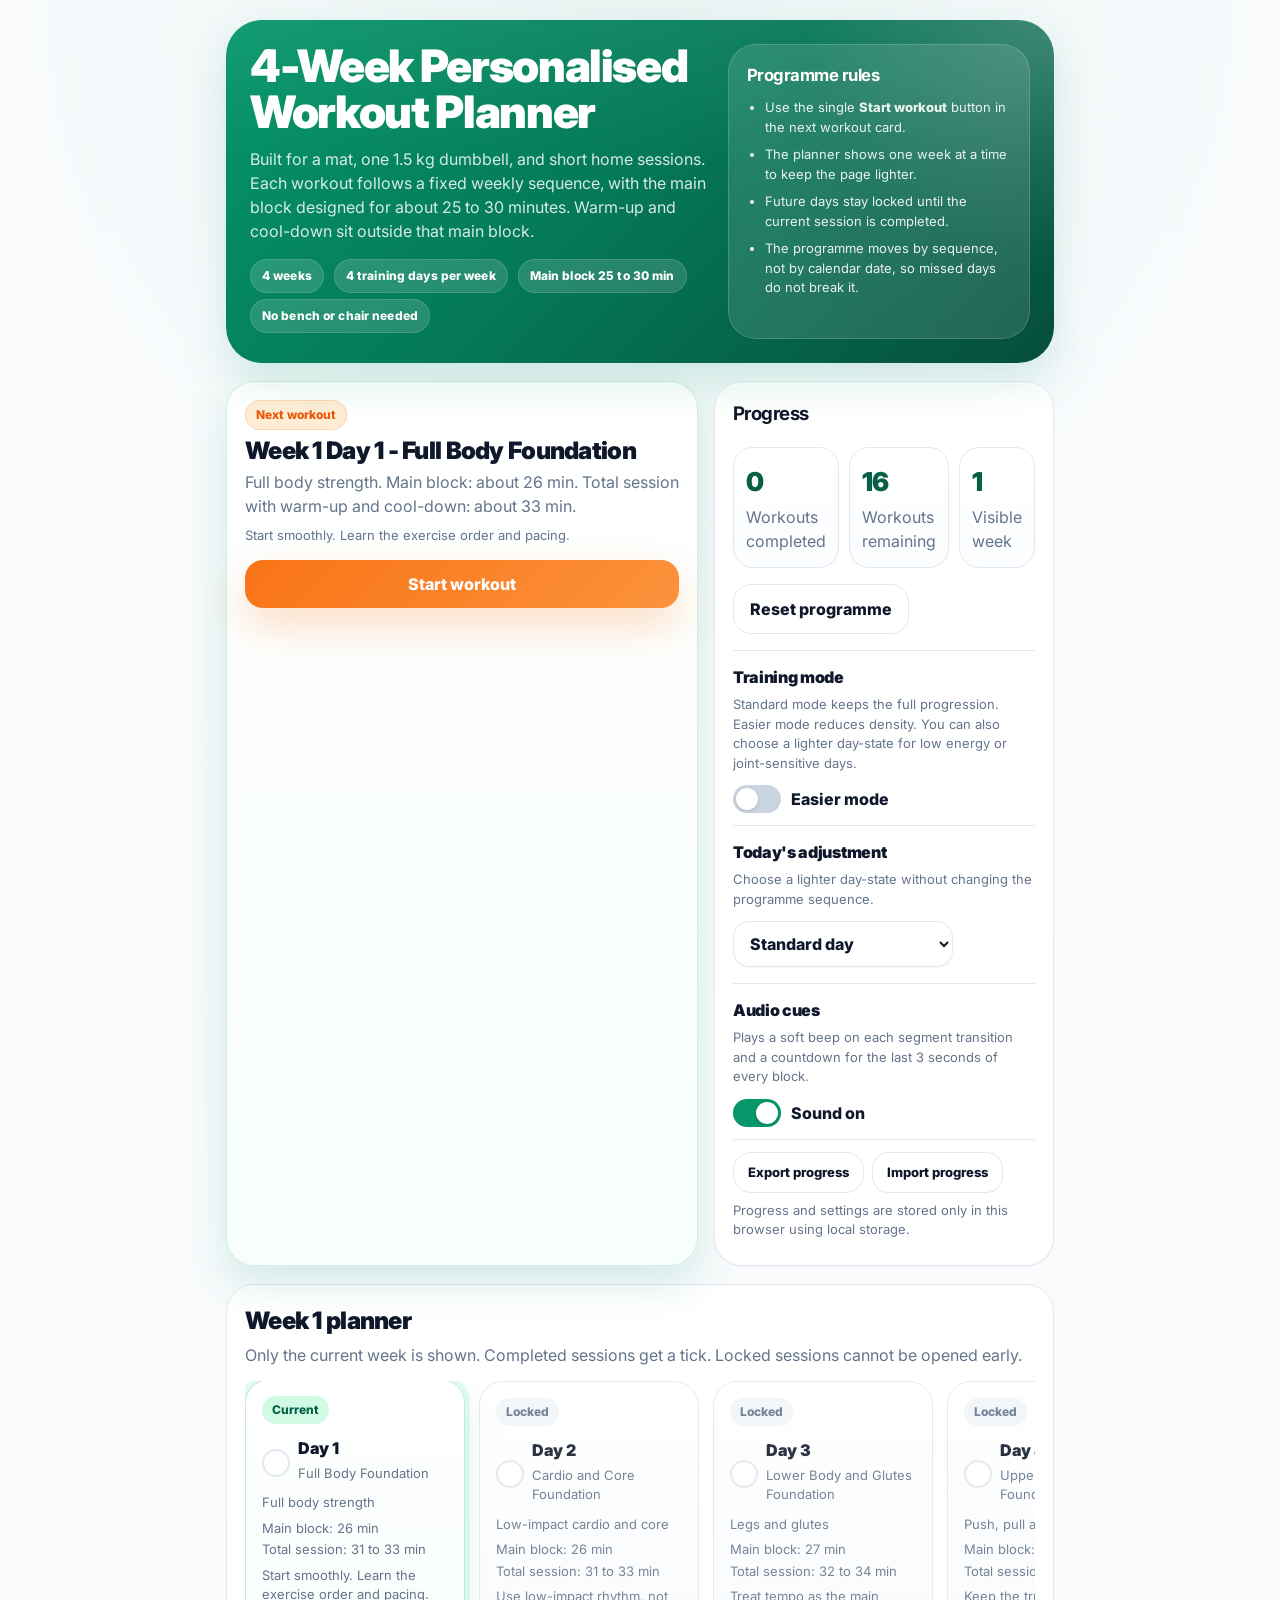
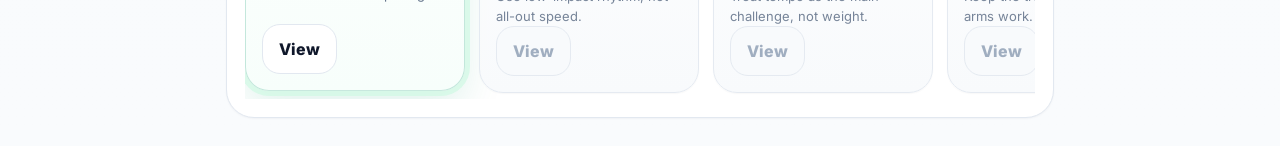
<file: index.html>
<!DOCTYPE html>
<html lang="en">
<head>
  <meta charset="UTF-8" />
  <meta name="viewport" content="width=device-width, initial-scale=1.0" />
  <meta name="description" content="A personalised 4-week home workout planner. 4 days per week, mat and one 1.5 kg dumbbell. Tracks progress in the browser with no account needed." />
  <meta name="theme-color" content="#e4572e" />
  <meta property="og:title" content="Personalised 4-Week Workout Planner" />
  <meta property="og:description" content="Home workouts with a mat and one 1.5 kg dumbbell. 4 weeks, 4 days per week, with progress tracking." />
  <title>Personalised 4-Week Workout Planner</title>

  <link rel="stylesheet" href="./css/tokens.css" />
  <link rel="stylesheet" href="./css/base.css" />
  <link rel="stylesheet" href="./css/utilities.css" />
  <link rel="stylesheet" href="./css/layout.css" />
  <link rel="stylesheet" href="./css/components.css" />
  <link rel="stylesheet" href="./css/planner.css" />
  <link rel="stylesheet" href="./css/overlays.css" />
</head>
<body>
  <div class="container">
    <section class="hero">
      <div class="hero-grid">
        <div>
          <h1>4-Week Personalised Workout Planner</h1>
          <p class="subtle">
            Built for a mat, one 1.5 kg dumbbell, and short home sessions. Each workout follows a fixed weekly sequence,
            with the main block designed for about 25 to 30 minutes. Warm-up and cool-down sit outside that main block.
          </p>
          <div>
            <span class="pill">4 weeks</span>
            <span class="pill">4 training days per week</span>
            <span class="pill">Main block 25 to 30 min</span>
            <span class="pill">No bench or chair needed</span>
          </div>
        </div>
        <div class="card">
          <h3>Programme rules</h3>
          <ul class="list small">
            <li>Use the single <strong>Start workout</strong> button in the next workout card.</li>
            <li>The planner shows one week at a time to keep the page lighter.</li>
            <li>Future days stay locked until the current session is completed.</li>
            <li>The programme moves by sequence, not by calendar date, so missed days do not break it.</li>
          </ul>
        </div>
      </div>
    </section>

    <div class="top-grid">
      <section class="card" id="currentCard"></section>

      <section class="card">
        <h3>Progress</h3>
        <div class="stats">
          <div class="stat">
            <div class="stat-value" id="doneCount">0</div>
            <div class="subtle">Workouts completed</div>
          </div>
          <div class="stat">
            <div class="stat-value" id="remainingCount">16</div>
            <div class="subtle">Workouts remaining</div>
          </div>
          <div class="stat">
            <div class="stat-value" id="weekCount">1</div>
            <div class="subtle">Visible week</div>
          </div>
        </div>

        <div class="footer-controls" style="margin-top:16px;">
          <button class="btn secondary" id="resetPlanBtn">Reset programme</button>
        </div>

        <div class="settings-card">
          <div>
            <h4 style="margin-bottom:6px;">Training mode</h4>
            <div class="subtle small">
              Standard mode keeps the full progression. Easier mode reduces density. You can also choose a lighter
              day-state for low energy or joint-sensitive days.
            </div>
          </div>
          <label class="switch" for="easierModeToggle">
            <input type="checkbox" id="easierModeToggle">
            <span class="slider"></span>
            <span>Easier mode</span>
          </label>
        </div>

        <div class="settings-card" style="margin-top:12px;">
          <div>
            <h4 style="margin-bottom:6px;">Today's adjustment</h4>
            <div class="subtle small">Choose a lighter day-state without changing the programme sequence.</div>
          </div>
          <div>
            <select id="dayStateSelect" class="compact-select">
              <option value="standard">Standard day</option>
              <option value="low_energy">Low energy day</option>
              <option value="joint_friendly">Joint-friendly day</option>
            </select>
          </div>
        </div>

        <div class="settings-card">
          <div>
            <h4 style="margin-bottom:6px;">Audio cues</h4>
            <div class="subtle small">
              Plays a soft beep on each segment transition and a countdown for the last 3 seconds of every block.
            </div>
          </div>
          <label class="switch" for="audioToggle">
            <input type="checkbox" id="audioToggle" checked>
            <span class="slider"></span>
            <span>Sound on</span>
          </label>
        </div>

        <div class="data-actions">
          <button class="btn secondary" id="exportBtn">Export progress</button>
          <label class="import-label" for="importFileInput">
            Import progress
            <input type="file" id="importFileInput" accept=".json">
          </label>
        </div>

        <div class="admin-note" id="modeNote">Progress and settings are stored only in this browser using local storage.</div>
        <div style="margin-top:8px;">
          <span class="wakelock-badge" id="wakelockBadge">
            <span class="wakelock-dot"></span>
            Screen awake
          </span>
        </div>
      </section>
    </div>

    <section class="card">
      <div class="planner-header">
        <div>
          <h2 style="margin-bottom:4px;" id="plannerTitle">Week 1 planner</h2>
          <p class="subtle" style="margin-bottom:0;">
            Only the current week is shown. Completed sessions get a tick. Locked sessions cannot be opened early.
          </p>
          <div class="planner-scroll-note">Swipe left to right to see all four days on mobile.</div>
        </div>
      </div>
      <div class="planner-row" id="planner"></div>
    </section>
  </div>

  <div class="player-overlay" id="detailsOverlay">
    <div class="player">
      <div class="player-header player-header-details">
        <div class="player-header-copy">
          <div class="phase">Session details</div>
          <h2 id="detailsTitle" style="margin-bottom:4px;">Workout details</h2>
          <div class="subtle" id="detailsMeta"></div>
        </div>
        <div class="player-header-actions">
          <button class="btn" id="detailsStartBtn" style="display:none;text-transform:uppercase;letter-spacing:0.04em;font-weight:900;padding:11px 22px;">Start Now</button>
          <button class="btn secondary" id="closeDetailsBtn" style="padding:11px 18px;">Close</button>
        </div>
      </div>

      <div class="player-body">
        <div class="details-stack">
          <details class="accordion-card">
            <summary>
              <span>Session design</span>
              <span class="accordion-chevron">⌄</span>
            </summary>
            <div class="accordion-content">
              <div id="detailsDesign" class="small"></div>
            </div>
          </details>

          <details class="accordion-card">
            <summary>
              <span>Coaching focus</span>
              <span class="accordion-chevron">⌄</span>
            </summary>
            <div class="accordion-content">
              <div id="detailsFocus" class="small subtle"></div>
            </div>
          </details>

          <details class="accordion-card">
            <summary>
              <span>Progression aim</span>
              <span class="accordion-chevron">⌄</span>
            </summary>
            <div class="accordion-content">
              <ul id="detailsProgression" class="detail-list small"></ul>
            </div>
          </details>

          <details class="accordion-card">
            <summary>
              <span>Smart substitutions</span>
              <span class="accordion-chevron">⌄</span>
            </summary>
            <div class="accordion-content">
              <div class="mini-grid">
                <div class="detail-subgroup">
                  <div class="small section-mini-title">Low-energy day</div>
                  <ul id="detailsSubsEnergy" class="detail-list small"></ul>
                </div>
                <div class="detail-subgroup">
                  <div class="small section-mini-title">Joint-friendly swaps</div>
                  <ul id="detailsSubsJoint" class="detail-list small"></ul>
                </div>
              </div>
            </div>
          </details>

          <details class="accordion-card">
            <summary>
              <span>Warm-up</span>
              <span class="accordion-chevron">⌄</span>
            </summary>
            <div class="accordion-content">
              <ul id="detailsWarmup" class="detail-list small"></ul>
            </div>
          </details>

          <details class="accordion-card">
            <summary>
              <span>Main block exercises</span>
              <span class="accordion-chevron">⌄</span>
            </summary>
            <div class="accordion-content">
              <ol id="detailsExercises" class="detail-list small"></ol>
            </div>
          </details>

          <details class="accordion-card">
            <summary>
              <span>Cool-down</span>
              <span class="accordion-chevron">⌄</span>
            </summary>
            <div class="accordion-content">
              <ul id="detailsCooldown" class="detail-list small"></ul>
            </div>
          </details>

          <details class="accordion-card">
            <summary>
              <span>Easier mode note</span>
              <span class="accordion-chevron">⌄</span>
            </summary>
            <div class="accordion-content">
              <div id="detailsEasier" class="callout small subtle" style="margin-top:0;"></div>
            </div>
          </details>
        </div>
      </div>
    </div>
  </div>

  <div class="player-overlay" id="prestartOverlay">
    <div class="player">
      <div class="player-header player-header-prestart">
        <div>
          <div class="phase">Ready to train</div>
          <h2 id="prestartTitle" style="margin-bottom:4px;">Today's workout</h2>
          <div class="subtle" id="prestartMeta"></div>
        </div>
        <button class="btn secondary" id="closePrestartBtn">Close</button>
      </div>

      <div class="player-body">
        <div class="prestart-grid">
          <div class="prestart-box prestart-box-primary">
            <div class="prestart-pill-row" id="prestartPills"></div>
            <div class="prestart-stat-grid" id="prestartStats"></div>

            <div class="prestart-focus-card">
              <div class="phase">Session summary</div>
              <div id="prestartSummary" class="small"></div>
            </div>

            <div id="prestartAdjustment" class="callout small subtle"></div>

            <div class="prestart-actions">
              <button class="btn" id="beginWorkoutBtn">Start now</button>
              <button class="btn secondary" id="prestartDetailsBtn">View full details</button>
            </div>
          </div>

          <div class="prestart-box">
            <div class="phase" style="margin-bottom:8px;">Main set preview</div>
            <div id="prestartFocus" class="small subtle" style="margin-bottom:12px;"></div>
            <ol id="prestartPreview" class="prestart-list small"></ol>
          </div>
        </div>
      </div>
    </div>
  </div>

  <div class="player-overlay" id="playerOverlay">
    <div class="player">
      <div class="player-header player-header-live">
        <div style="min-width:0;">
          <div class="phase" id="playerPhaseLabel">Warm-up</div>
          <div class="player-workout-title" id="playerWorkoutTitle">Workout title</div>
        </div>
        <button class="btn secondary" id="closePlayerBtn" style="flex-shrink:0;padding:8px 14px;font-size:13px;min-height:36px;">Close</button>
      </div>

      <div class="player-body" id="playerMain">
        <div class="player-body-inner">
          <div class="timer" id="timerText">00:40</div>
          <div class="exercise-name" id="exerciseName">Exercise</div>
          <div class="subtle player-cue" id="exerciseCue">Cue</div>
          <div class="progressbar"><div id="phaseProgress"></div></div>
          <div class="small subtle player-round-meta" id="segmentMeta">Round 1 of 4</div>
          <div class="next-up-box" id="nextUpBox" style="display:none;"></div>
        </div>
      </div>

      <div class="player-footer-sticky" id="playerFooterSticky">
        <div class="footer-controls">
          <button class="btn" id="playPauseBtn">Start</button>
          <button class="btn secondary" id="skipBtn">Skip</button>
          <button class="btn secondary" id="completeBtn">Complete</button>
        </div>
      </div>

      <div class="completion-box" id="completionBox" style="display:none;">
        <div class="phase">Workout completed</div>
        <h2 id="completionTitle" style="margin-bottom:6px;">Nice work</h2>
        <p class="subtle" id="completionText" style="margin-bottom:10px;">Your session has been logged.</p>
        <div class="callout small" id="completionNext"></div>
        <div class="player-footer-sticky">
          <div class="footer-controls">
            <button class="btn" id="closeCompletionBtn">Close and continue</button>
            <button class="btn secondary" id="repeatSessionBtn">Repeat this session</button>
            <button class="btn ghost" id="completionEasierBtn">Turn easier mode on</button>
          </div>
        </div>
      </div>
    </div>
  </div>

  <script type="module" src="./js/app.js"></script>
</body>
</html>
</file>
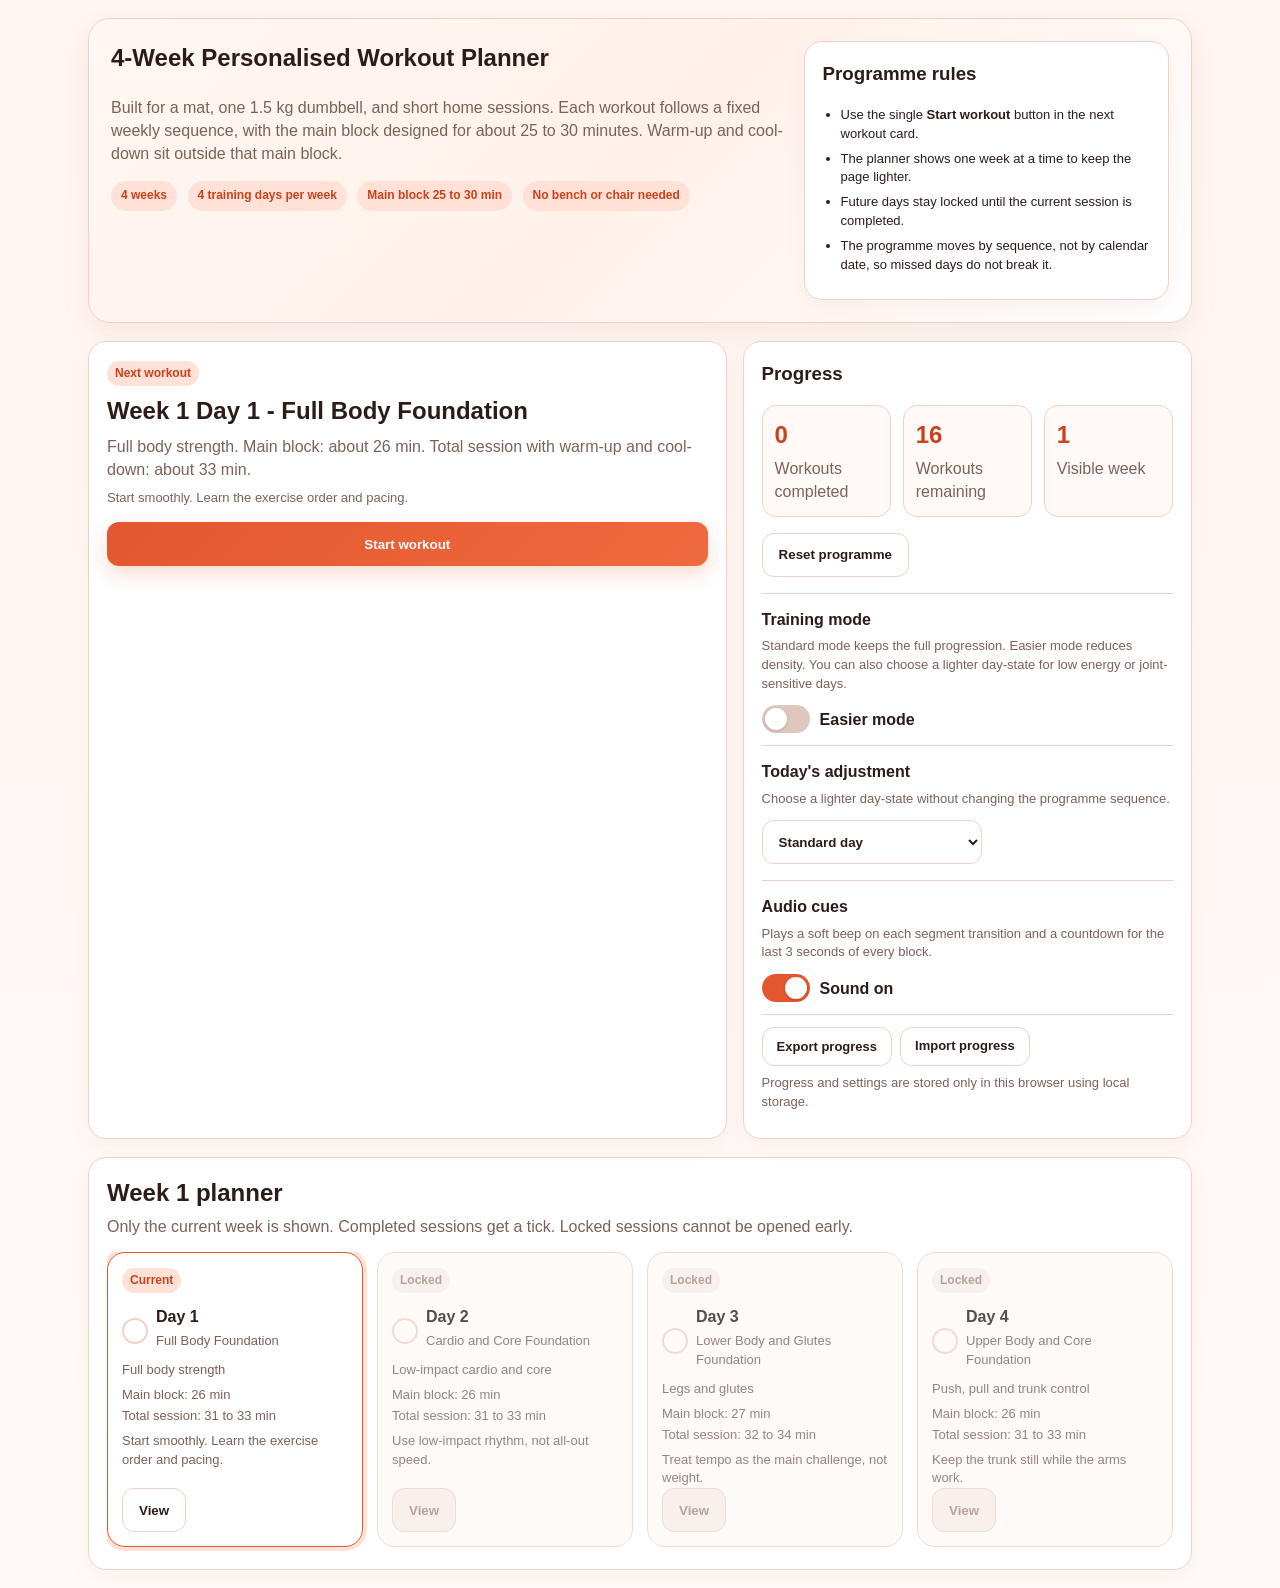
<file: archive/index_v2.html>
<!DOCTYPE html>
<html lang="en">
<head>
  <meta charset="UTF-8" />
  <meta name="viewport" content="width=device-width, initial-scale=1.0" />
  <meta name="description" content="A personalised 4-week home workout planner. 4 days per week, mat and one 1.5 kg dumbbell. Tracks progress in the browser with no account needed." />
  <meta name="theme-color" content="#e4572e" />
  <meta property="og:title" content="Personalised 4-Week Workout Planner" />
  <meta property="og:description" content="Home workouts with a mat and one 1.5 kg dumbbell. 4 weeks, 4 days per week, with progress tracking." />
  <title>Personalised 4-Week Workout Planner</title>
  <style>
    :root {
      --bg: #fff5f1;
      --bg-soft: #fff0ea;
      --card: #ffffff;
      --text: #2b1c18;
      --muted: #7a6259;
      --line: #efd2c7;
      --accent: #e4572e;
      --accent-dark: #c9421b;
      --accent-soft: #ffe1d8;
      --accent-soft-2: #fff1eb;
      --success: #1f8a4c;
      --success-soft: #eaf8ef;
      --locked: #a48a81;
      --locked-soft: #f5ece7;
      --shadow: 0 10px 28px rgba(151, 61, 29, 0.08);
    }
    * { box-sizing: border-box; }
    body {
      margin: 0;
      font-family: Arial, Helvetica, sans-serif;
      background: linear-gradient(180deg, var(--bg) 0%, #fffaf8 100%);
      color: var(--text);
      line-height: 1.45;
    }
    .container {
      max-width: 1140px;
      margin: 0 auto;
      padding: 18px;
    }
    h1, h2, h3, h4, p { margin-top: 0; }
    .hero {
      background: linear-gradient(135deg, #fff7f3 0%, #fff1ea 50%, #ffffff 100%);
      border: 1px solid var(--line);
      border-radius: 22px;
      padding: 22px;
      margin-bottom: 18px;
      box-shadow: var(--shadow);
    }
    .hero-grid, .top-grid {
      display: grid;
      gap: 16px;
    }
    .hero-grid { grid-template-columns: 2fr 1.08fr; }
    .top-grid { grid-template-columns: 1.35fr 0.95fr; margin-bottom: 18px; }
    .card {
      background: var(--card);
      border: 1px solid var(--line);
      border-radius: 18px;
      padding: 18px;
      box-shadow: 0 8px 22px rgba(143, 54, 21, 0.05);
    }
    .subtle { color: var(--muted); }
    .pill {
      display: inline-block;
      padding: 6px 10px;
      border-radius: 999px;
      background: var(--accent-soft);
      color: var(--accent-dark);
      font-size: 12px;
      font-weight: 700;
      margin-right: 6px;
      margin-bottom: 6px;
    }
    .btn {
      border: 0;
      border-radius: 12px;
      padding: 12px 16px;
      font-weight: 700;
      cursor: pointer;
      background: linear-gradient(135deg, var(--accent) 0%, #ef6a3e 100%);
      color: #fff;
      min-height: 44px;
      box-shadow: 0 8px 20px rgba(228, 87, 46, 0.22);
    }
    .btn:hover { filter: brightness(1.02); }
    .btn.secondary {
      background: #fff;
      color: var(--text);
      border: 1px solid var(--line);
      box-shadow: none;
    }
    .btn.ghost {
      background: transparent;
      color: var(--accent-dark);
      border: 1px solid var(--line);
      box-shadow: none;
    }
    .btn:disabled {
      background: var(--locked-soft);
      color: var(--locked);
      border: 1px solid var(--line);
      box-shadow: none;
      cursor: not-allowed;
    }
    .btn-row { display: flex; flex-wrap: wrap; gap: 10px; }
    .btn-row.full-width .btn { width: 100%; justify-content: center; }
    .stats {
      display: grid;
      grid-template-columns: repeat(3, 1fr);
      gap: 12px;
      margin-top: 12px;
    }
    .stat {
      border: 1px solid var(--line);
      border-radius: 14px;
      padding: 12px;
      background: #fffaf8;
    }
    .stat-value {
      font-size: 24px;
      font-weight: 800;
      margin-bottom: 4px;
      color: var(--accent-dark);
    }
    .planner-header {
      display:flex;
      justify-content:space-between;
      align-items:center;
      gap:12px;
      flex-wrap:wrap;
      margin-bottom: 14px;
    }
    .planner-row {
      display: grid;
      grid-template-columns: repeat(4, minmax(220px, 1fr));
      gap: 14px;
      overflow-x: auto;
      padding-bottom: 4px;
      scroll-snap-type: x proximity;
      -webkit-overflow-scrolling: touch;
      scrollbar-width: thin;
    }
    .session-tile {
      border: 1px solid var(--line);
      border-radius: 18px;
      background: #fff;
      padding: 14px;
      min-height: 248px;
      display:flex;
      flex-direction:column;
      justify-content:space-between;
    }
    .session-tile.current {
      border-color: var(--accent);
      box-shadow: 0 0 0 4px var(--accent-soft);
    }
    .session-tile.completed {
      border-color: #9fe0b6;
      background: #f9fffb;
    }
    .session-tile.locked {
      background: #fdf9f7;
      opacity: 0.78;
    }
    .status {
      display: inline-block;
      font-size: 12px;
      font-weight: 700;
      padding: 4px 8px;
      border-radius: 999px;
      margin-bottom: 8px;
    }
    .status.current { background: var(--accent-soft); color: var(--accent-dark); }
    .status.completed { background: var(--success-soft); color: var(--success); }
    .status.locked { background: var(--locked-soft); color: var(--locked); }
    .tile-title { font-weight: 800; margin: 4px 0; }
    .tile-meta { font-size: 13px; color: var(--muted); margin-bottom: 10px; }
    .checkmark {
      width: 26px;
      height: 26px;
      border-radius: 50%;
      display: inline-flex;
      align-items: center;
      justify-content: center;
      border: 2px solid var(--line);
      font-size: 16px;
      font-weight: 800;
      margin-right: 8px;
      flex: 0 0 auto;
      color: var(--muted);
    }
    .checkmark.done {
      border-color: var(--success);
      color: var(--success);
      background: #fff;
    }
    .history-chip {
      display:inline-block;
      margin-top:8px;
      font-size:12px;
      color: var(--muted);
      background: var(--bg-soft);
      border-radius:999px;
      padding:5px 9px;
    }
    .player-overlay {
      position: fixed;
      inset: 0;
      background: rgba(28, 18, 16, 0.72);
      display: none;
      align-items: center;
      justify-content: center;
      padding: 14px;
      z-index: 10;
    }
    .player-overlay.active { display: flex; }
    .player {
      width: min(900px, 100%);
      max-height: min(92vh, 920px);
      height: min(92vh, 920px);
      display: flex;
      flex-direction: column;
      overflow: hidden;
      background: #fff;
      border-radius: 24px;
      padding: 20px;
      box-shadow: 0 24px 60px rgba(0,0,0,0.25);
    }
    .player-body {
      flex: 1 1 0;
      min-height: 0;
      overflow-y: auto;
      padding: 32px 0 16px;
    }
    .player-body-inner {
      display: flex;
      flex-direction: column;
      gap: 4px;
    }
    .player-cue {
      font-size: 15px;
      line-height: 1.45;
      margin-bottom: 4px;
    }
    .player-round-meta {
      margin-top: 2px;
    }
    .next-up-box {
      margin-top: 16px;
      padding: 12px 16px;
      border-radius: 14px;
      background: var(--accent-soft-2);
      border: 1px solid var(--line);
      font-size: 14px;
      color: var(--muted);
    }
    .next-up-box strong {
      color: var(--text);
    }
    .timer {
      font-size: 58px;
      font-weight: 900;
      line-height: 1;
      margin: 10px 0 8px;
      color: var(--accent-dark);
    }
    .phase {
      font-size: 13px;
      font-weight: 800;
      color: var(--accent-dark);
      letter-spacing: 0.08em;
      text-transform: uppercase;
    }
    .exercise-name {
      font-size: 28px;
      font-weight: 900;
      margin: 8px 0;
    }
    .progressbar {
      height: 10px;
      background: #f1dfd8;
      border-radius: 999px;
      overflow: hidden;
      margin: 14px 0 10px;
    }
    .progressbar > div {
      height: 100%;
      background: linear-gradient(135deg, var(--accent) 0%, #f07b52 100%);
      width: 0%;
    }
    .list { margin: 0; padding-left: 18px; }
    .list li { margin-bottom: 6px; }
    .small { font-size: 13px; }
    .footer-controls { display: flex; gap: 10px; flex-wrap: wrap; margin-top: 18px; }
    .player-footer-sticky .footer-controls {
      flex-wrap: nowrap;
      gap: 8px;
      margin-top: 0;
    }
    .player-footer-sticky .footer-controls .btn {
      flex: 1 1 0;
      min-width: 0;
      padding: 11px 8px;
      font-size: 13px;
      white-space: nowrap;
      overflow: hidden;
      text-overflow: ellipsis;
    }
    .admin-note {
      font-size: 13px;
      color: var(--muted);
      margin-top: 8px;
    }
    .wakelock-badge {
      display: none;
      align-items: center;
      gap: 6px;
      font-size: 12px;
      font-weight: 700;
      color: var(--success);
      padding: 5px 10px;
      border-radius: 999px;
      background: var(--success-soft);
      border: 1px solid #9fe0b6;
    }
    .wakelock-badge.active { display: inline-flex; }
    .wakelock-dot {
      width: 7px;
      height: 7px;
      border-radius: 50%;
      background: var(--success);
      animation: pulse-dot 2s infinite;
    }
    @keyframes pulse-dot {
      0%, 100% { opacity: 1; }
      50% { opacity: 0.3; }
    }
    .timer.countdown-flash {
      animation: flash-red 0.18s ease-out;
    }
    @keyframes flash-red {
      0% { color: var(--accent); transform: scale(1.06); }
      100% { color: var(--accent-dark); transform: scale(1); }
    }
    .data-actions {
      display: flex;
      gap: 8px;
      flex-wrap: wrap;
      margin-top: 12px;
      padding-top: 12px;
      border-top: 1px solid var(--line);
    }
    .data-actions .btn {
      font-size: 13px;
      padding: 9px 14px;
      min-height: 38px;
    }
    .import-label {
      display: inline-flex;
      align-items: center;
      justify-content: center;
      border: 1px solid var(--line);
      border-radius: 12px;
      padding: 9px 14px;
      min-height: 38px;
      font-size: 13px;
      font-weight: 700;
      cursor: pointer;
      background: #fff;
      color: var(--text);
    }
    .import-label:hover { background: #fdf8f5; }
    #importFileInput { display: none; }
    .current-title {
      display:flex;
      align-items:center;
      justify-content:space-between;
      gap:12px;
      flex-wrap:wrap;
    }
    .settings-card {
      display:flex;
      align-items:flex-start;
      justify-content:space-between;
      gap:12px;
      flex-wrap:wrap;
      margin-top:16px;
      padding-top:14px;
      border-top:1px solid var(--line);
    }
    .switch {
      position: relative;
      display: inline-flex;
      align-items: center;
      gap: 10px;
      cursor: pointer;
      user-select:none;
      font-weight:700;
    }
    .switch input { display:none; }
    .slider {
      width: 48px;
      height: 28px;
      background: #dfc7be;
      border-radius: 999px;
      position: relative;
      transition: 0.2s ease;
      flex:0 0 auto;
    }
    .slider::after {
      content:'';
      position:absolute;
      top:3px;
      left:3px;
      width:22px;
      height:22px;
      border-radius:50%;
      background:#fff;
      transition:0.2s ease;
      box-shadow:0 1px 3px rgba(0,0,0,0.18);
    }
    .switch input:checked + .slider {
      background: var(--accent);
    }
    .switch input:checked + .slider::after {
      transform: translateX(20px);
    }
    .detail-grid {
      display:grid;
      grid-template-columns:1fr 1fr;
      gap:16px;
      margin-top:16px;
    }
    .detail-box {
      border:1px solid var(--line);
      border-radius:16px;
      padding:16px;
      background:#fffaf8;
    }
    .detail-box h3 { margin-bottom:8px; }
    .detail-list { margin:0; padding-left:18px; }
    .detail-list li { margin-bottom:6px; }
    .badge {
      display:inline-block;
      margin-right:8px;
      margin-bottom:8px;
      padding:5px 9px;
      border-radius:999px;
      background: var(--accent-soft);
      color: var(--accent-dark);
      font-size:12px;
      font-weight:700;
    }
    .completion-box {
      margin-top: 16px;
      border: 1px solid var(--line);
      border-radius: 18px;
      padding: 18px;
      background: linear-gradient(135deg, #fff9f6 0%, #fff2ec 100%);
    }
    .callout {
      border: 1px solid var(--line);
      background: var(--accent-soft-2);
      border-radius: 14px;
      padding: 12px;
      margin-top: 10px;
    }
    .mini-grid {
      display:grid;
      grid-template-columns: 1fr 1fr;
      gap: 10px;
      margin-top: 10px;
    }

    .adjustment-chip {
      display: inline-flex;
      align-items: center;
      gap: 6px;
      margin-top: 10px;
      padding: 7px 10px;
      border-radius: 999px;
      background: #fff0ea;
      color: var(--accent-dark);
      border: 1px solid var(--line);
      font-size: 12px;
      font-weight: 700;
    }
    .planner-scroll-note {
      display: none;
      margin-top: 8px;
      font-size: 12px;
      color: var(--muted);
    }
    .session-tile { scroll-snap-align: start; }
    .player-header {
      position: sticky;
      top: 0;
      z-index: 2;
      background: #fff;
      padding-bottom: 12px;
      margin: -20px -20px 0;
      padding: 20px 20px 12px;
      border-bottom: 1px solid var(--line);
      border-top-left-radius: 24px;
      border-top-right-radius: 24px;
    }
    .player-footer-sticky {
      position: sticky;
      bottom: 0;
      z-index: 2;
      background: linear-gradient(180deg, rgba(255,255,255,0.86) 0%, #fff 16%);
      margin: 0 -20px -20px;
      padding: 12px 20px calc(12px + env(safe-area-inset-bottom, 0px));
      border-top: 1px solid var(--line);
    }
    .player .footer-controls { margin-top: 0; }
    .compact-select {
      min-height: 44px;
      padding: 10px 12px;
      border: 1px solid var(--line);
      border-radius: 12px;
      background: #fff;
      color: var(--text);
      font-weight: 700;
      min-width: 220px;
    }
.prestart-grid {
      display: grid;
      grid-template-columns: 1.05fr 0.95fr;
      gap: 14px;
    }
    .prestart-box {
      border: 1px solid var(--line);
      border-radius: 16px;
      padding: 14px;
      background: linear-gradient(180deg, #fffdfc 0%, #fff7f4 100%);
    }
    .prestart-list {
      margin: 10px 0 0;
      padding-left: 18px;
    }
    .prestart-actions {
      display: flex;
      gap: 10px;
      flex-wrap: wrap;
      margin-top: 14px;
    }
    .prestart-actions .btn {
      flex: 1 1 180px;
    }
    body.overlay-open {
      overflow: hidden;
      touch-action: none;
    }
    button, select { touch-action: manipulation; }

    @media (max-width: 960px) {
      .detail-grid, .mini-grid, .hero-grid, .top-grid { grid-template-columns: 1fr; }
      .container { padding: 14px; }
      .hero, .card { padding: 16px; }
      .hero { border-radius: 20px; }
      .stats { grid-template-columns: repeat(3, 1fr); }
      .stat { padding: 12px 10px; }
      .stat-value { font-size: 22px; }
      .timer { font-size: 46px; }
      .exercise-name { font-size: 24px; }
      .planner-row { grid-template-columns: repeat(4, minmax(252px, 82vw)); gap: 12px; padding-bottom: 10px; }
      .planner-scroll-note { display: block; }
      .player-overlay { padding: 0; align-items: flex-end; }
      .player {
        width: 100%;
        max-height: 100dvh;
        height: 100dvh;
        border-radius: 24px 24px 0 0;
        padding: 16px;
        overscroll-behavior: contain;
      }
      .player-header {
        margin: -16px -16px 0;
        padding: 14px 16px 12px;
        border-top-left-radius: 24px;
        border-top-right-radius: 24px;
      }
      .player-footer-sticky {
        margin: 0 -16px -16px;
        padding: 10px 16px calc(10px + env(safe-area-inset-bottom, 0px));
      }
      .compact-select { width: 100%; min-width: 0; }
      .settings-card > div:last-child { width: 100%; }
      .prestart-grid { grid-template-columns: 1fr; }
    }

    @media (max-width: 640px) {
      .container { padding: 12px; }
      .hero, .card, .session-tile { padding: 14px; }
      h1 { font-size: 28px; line-height: 1.15; }
      h2 { font-size: 24px; line-height: 1.2; }
      h3 { font-size: 20px; line-height: 1.25; }
      .pill { font-size: 11px; padding: 6px 9px; }
      .btn, .btn.secondary, .btn.ghost { width: 100%; }
      .player-footer-sticky .footer-controls .btn { width: auto; }
      .btn-row { width: 100%; }
      .btn-row.full-width .btn { width: 100%; }
      .planner-row { grid-template-columns: repeat(4, minmax(260px, 88vw)); gap: 10px; }
      .session-tile { min-height: 224px; }
      .timer { font-size: 42px; }
      .exercise-name { font-size: 22px; }
      .player { border-radius: 20px 20px 0 0; }
      .player-header { border-top-left-radius: 20px; border-top-right-radius: 20px; }
      .footer-controls { gap: 8px; }
      .current-title { align-items: flex-start; }
      .stats { gap: 8px; }
      .stat { border-radius: 12px; }
      .stat-value { font-size: 20px; }
      .subtle, .small { line-height: 1.4; }
    }
  </style>
</head>
<body>
  <div class="container">
    <section class="hero">
      <div class="hero-grid">
        <div>
          <h1>4-Week Personalised Workout Planner</h1>
          <p class="subtle">Built for a mat, one 1.5 kg dumbbell, and short home sessions. Each workout follows a fixed weekly sequence, with the main block designed for about 25 to 30 minutes. Warm-up and cool-down sit outside that main block.</p>
          <div>
            <span class="pill">4 weeks</span>
            <span class="pill">4 training days per week</span>
            <span class="pill">Main block 25 to 30 min</span>
            <span class="pill">No bench or chair needed</span>
          </div>
        </div>
        <div class="card">
          <h3>Programme rules</h3>
          <ul class="list small">
            <li>Use the single <strong>Start workout</strong> button in the next workout card.</li>
            <li>The planner shows one week at a time to keep the page lighter.</li>
            <li>Future days stay locked until the current session is completed.</li>
            <li>The programme moves by sequence, not by calendar date, so missed days do not break it.</li>
          </ul>
        </div>
      </div>
    </section>

    <div class="top-grid">
      <section class="card" id="currentCard"></section>
      <section class="card">
        <h3>Progress</h3>
        <div class="stats">
          <div class="stat">
            <div class="stat-value" id="doneCount">0</div>
            <div class="subtle">Workouts completed</div>
          </div>
          <div class="stat">
            <div class="stat-value" id="remainingCount">16</div>
            <div class="subtle">Workouts remaining</div>
          </div>
          <div class="stat">
            <div class="stat-value" id="weekCount">1</div>
            <div class="subtle">Visible week</div>
          </div>
        </div>
        <div class="footer-controls" style="margin-top:16px;">
          <button class="btn secondary" id="resetPlanBtn">Reset programme</button>
        </div>
        <div class="settings-card">
          <div>
            <h4 style="margin-bottom:6px;">Training mode</h4>
            <div class="subtle small">Standard mode keeps the full progression. Easier mode reduces density. You can also choose a lighter day-state for low energy or joint-sensitive days.</div>
          </div>
          <label class="switch" for="easierModeToggle">
            <input type="checkbox" id="easierModeToggle">
            <span class="slider"></span>
            <span>Easier mode</span>
          </label>
        </div>
        <div class="settings-card" style="margin-top:12px;">
          <div>
            <h4 style="margin-bottom:6px;">Today's adjustment</h4>
            <div class="subtle small">Choose a lighter day-state without changing the programme sequence.</div>
          </div>
          <div>
            <select id="dayStateSelect" class="compact-select">
              <option value="standard">Standard day</option>
              <option value="low_energy">Low energy day</option>
              <option value="joint_friendly">Joint-friendly day</option>
            </select>
          </div>
        </div>
        <div class="settings-card">
          <div>
            <h4 style="margin-bottom:6px;">Audio cues</h4>
            <div class="subtle small">Plays a soft beep on each segment transition and a countdown for the last 3 seconds of every block.</div>
          </div>
          <label class="switch" for="audioToggle">
            <input type="checkbox" id="audioToggle" checked>
            <span class="slider"></span>
            <span>Sound on</span>
          </label>
        </div>
        <div class="data-actions">
          <button class="btn secondary" id="exportBtn">Export progress</button>
          <label class="import-label" for="importFileInput">Import progress<input type="file" id="importFileInput" accept=".json"></label>
        </div>
        <div class="admin-note" id="modeNote">Progress and settings are stored only in this browser using local storage.</div>
        <div style="margin-top:8px;"><span class="wakelock-badge" id="wakelockBadge"><span class="wakelock-dot"></span>Screen awake</span></div>
      </section>
    </div>

    <section class="card">
      <div class="planner-header">
        <div>
          <h2 style="margin-bottom:4px;" id="plannerTitle">Week 1 planner</h2>
          <p class="subtle" style="margin-bottom:0;">Only the current week is shown. Completed sessions get a tick. Locked sessions cannot be opened early.</p>
          <div class="planner-scroll-note">Swipe left to right to see all four days on mobile.</div>
        </div>
      </div>
      <div class="planner-row" id="planner"></div>
    </section>
  </div>

  <div class="player-overlay" id="detailsOverlay">
    <div class="player">
      <div class="player-header" style="display:flex;justify-content:space-between;gap:12px;align-items:flex-start;flex-wrap:wrap;">
        <div style="min-width:0;flex:1 1 180px;">
          <div class="phase">Session details</div>
          <h2 id="detailsTitle" style="margin-bottom:4px;">Workout details</h2>
          <div class="subtle" id="detailsMeta"></div>
        </div>
        <div style="display:flex;gap:8px;align-items:center;flex-shrink:0;">
          <button class="btn" id="detailsStartBtn" style="display:none;text-transform:uppercase;letter-spacing:0.04em;font-weight:900;padding:11px 22px;">Start Now</button>
          <button class="btn secondary" id="closeDetailsBtn" style="padding:11px 18px;">Close</button>
        </div>
      </div>
      <div class="detail-grid">
        <div class="detail-box">
          <h3>Session design</h3>
          <div id="detailsDesign" class="small"></div>
          <h3 style="margin-top:16px;">Coaching focus</h3>
          <div id="detailsFocus" class="small subtle"></div>
          <h3 style="margin-top:16px;">Progression aim</h3>
          <ul id="detailsProgression" class="detail-list small"></ul>
          <h3 style="margin-top:16px;">Smart substitutions</h3>
          <div class="mini-grid">
            <div>
              <div class="small" style="font-weight:700;margin-bottom:4px;">Low-energy day</div>
              <ul id="detailsSubsEnergy" class="detail-list small"></ul>
            </div>
            <div>
              <div class="small" style="font-weight:700;margin-bottom:4px;">Joint-friendly swaps</div>
              <ul id="detailsSubsJoint" class="detail-list small"></ul>
            </div>
          </div>
        </div>
        <div class="detail-box">
          <h3>Warm-up</h3>
          <ul id="detailsWarmup" class="detail-list small"></ul>
          <h3 style="margin-top:16px;">Main block exercises</h3>
          <ol id="detailsExercises" class="detail-list small"></ol>
          <h3 style="margin-top:16px;">Cool-down</h3>
          <ul id="detailsCooldown" class="detail-list small"></ul>
          <div id="detailsEasier" class="callout small subtle" style="margin-top:16px;"></div>
        </div>
      </div>
    </div>
  </div>

  <div class="player-overlay" id="prestartOverlay">
    <div class="player">
      <div class="player-header" style="display:flex;justify-content:space-between;gap:10px;align-items:flex-start;flex-wrap:wrap;">
        <div>
          <div class="phase">Ready to train</div>
          <h2 id="prestartTitle" style="margin-bottom:4px;">Today's workout</h2>
          <div class="subtle" id="prestartMeta"></div>
        </div>
        <button class="btn secondary" id="closePrestartBtn">Close</button>
      </div>
      <div class="prestart-grid">
        <div class="prestart-box">
          <h3 style="margin-bottom:8px;">Session summary</h3>
          <div id="prestartSummary" class="small"></div>
          <div id="prestartAdjustment" class="callout small subtle"></div>
          <div class="prestart-actions">
            <button class="btn" id="beginWorkoutBtn">Start now</button>
            <button class="btn secondary" id="prestartDetailsBtn">View full details</button>
          </div>
        </div>
        <div class="prestart-box">
          <h3 style="margin-bottom:8px;">Main set preview</h3>
          <ol id="prestartPreview" class="prestart-list small"></ol>
        </div>
      </div>
    </div>
  </div>

  <div class="player-overlay" id="playerOverlay">
    <div class="player">
      <div class="player-header" style="display:flex;justify-content:space-between;gap:10px;align-items:center;flex-wrap:nowrap;">
        <div style="min-width:0;">
          <div class="phase" id="playerPhaseLabel">Warm-up</div>
          <div style="font-weight:800;font-size:15px;white-space:nowrap;overflow:hidden;text-overflow:ellipsis;" id="playerWorkoutTitle">Workout title</div>
        </div>
        <button class="btn secondary" id="closePlayerBtn" style="flex-shrink:0;padding:8px 14px;font-size:13px;min-height:36px;">Close</button>
      </div>

      <div class="player-body" id="playerMain">
        <div class="player-body-inner">
          <div class="timer" id="timerText">00:40</div>
          <div class="exercise-name" id="exerciseName">Exercise</div>
          <div class="subtle player-cue" id="exerciseCue">Cue</div>
          <div class="progressbar"><div id="phaseProgress"></div></div>
          <div class="small subtle player-round-meta" id="segmentMeta">Round 1 of 4</div>
          <div class="next-up-box" id="nextUpBox" style="display:none;"></div>
        </div>
      </div>
      <div class="player-footer-sticky" id="playerFooterSticky">
        <div class="footer-controls">
          <button class="btn" id="playPauseBtn">Start</button>
          <button class="btn secondary" id="skipBtn">Skip</button>
          <button class="btn secondary" id="completeBtn">Mark workout complete</button>
        </div>
      </div>

      <div class="completion-box" id="completionBox" style="display:none;">
        <div class="phase">Workout completed</div>
        <h2 id="completionTitle" style="margin-bottom:6px;">Nice work</h2>
        <p class="subtle" id="completionText" style="margin-bottom:10px;">Your session has been logged.</p>
        <div class="callout small" id="completionNext"></div>
        <div class="player-footer-sticky">
          <div class="footer-controls">
            <button class="btn" id="closeCompletionBtn">Close and continue</button>
            <button class="btn secondary" id="repeatSessionBtn">Repeat this session</button>
            <button class="btn ghost" id="completionEasierBtn">Turn easier mode on</button>
          </div>
        </div>
      </div>
    </div>
  </div>

  <script>
    const STORAGE_KEY = 'personalisedWorkoutPlan_v8';

    const workoutTemplates = {
      full_body_foundation: {
        id: 'full_body_foundation',
        title: 'Full Body Foundation',
        focus: 'Full body strength',
        mainDuration: '26 min',
        totalDuration: '31 to 33 min',
        coachingFocus: 'Build repeatable movement quality first. Use slow lowering and smooth breathing rather than chasing speed.',
        progression: ['Learn the six-move circuit and keep every rep tidy.', 'Finish all four rounds before trying to speed up transitions.', 'Aim to feel steady rather than exhausted by the final round.'],
        easierModeNote: 'Easier mode uses 3 rounds, 35-second work periods, 20-second rests and 75 seconds between rounds.',
        substitutions: {
          energy: ['Tempo squat to shorter range', 'Floor press with both hands on one dumbbell', 'March instead of fast-feet finish'],
          joint: ['Wall sit instead of repeated squat if knees are irritated', 'Dead bug heel tap instead of full dead bug if lower back feels tired', 'Wall push-up pattern instead of floor press set-up if shoulder comfort is limited']
        },
        equipment: 'Mat and one 1.5 kg dumbbell',
        settings: { rounds: 4, work: 45, rest: 15, roundRest: 60, cooldown: 180 },
        warmup: [
          { name: 'March in place', seconds: 40, cue: 'Relax the shoulders and breathe steadily.' },
          { name: 'Arm circles', seconds: 40, cue: 'Move both directions and stay controlled.' },
          { name: 'Bodyweight squat', seconds: 40, cue: 'Sit back and keep the chest lifted.' },
          { name: 'Hip hinge drill', seconds: 40, cue: 'Push the hips back and keep the spine long.' },
          { name: 'Dead bug prep', seconds: 40, cue: 'Brace the core and move slowly.' },
          { name: 'Standing reset', seconds: 40, cue: 'Shake out the body and get ready.' }
        ],
        exercises: [
          { name: 'Bodyweight squat', cue: '3 seconds down, stand tall.' },
          { name: 'Floor press', cue: 'Press smoothly and keep wrists stacked.' },
          { name: 'Bent-over dumbbell row', cue: 'Hips back, elbow toward hip.' },
          { name: 'Glute bridge', cue: 'Drive through heels and squeeze at the top.' },
          { name: 'Dead bug', cue: 'Keep lower back softly pressed to the mat.' },
          { name: 'Fast feet march', cue: 'Quick feet, quiet landing.' }
        ],
        cooldown: [
          'Walk around the room for 30 to 60 seconds.',
          'Child’s pose or long reach: 30 seconds.',
          'Hip flexor stretch: 30 seconds each side.',
          'Chest opener and slow breathing: 30 to 60 seconds.'
        ]
      },
      cardio_core_foundation: {
        id: 'cardio_core_foundation',
        title: 'Cardio and Core Foundation',
        focus: 'Low-impact cardio and core',
        mainDuration: '26 min',
        totalDuration: '31 to 33 min',
        coachingFocus: 'Keep impact low but trunk tension high. The cardio work should stay controlled enough that posture does not collapse.',
        progression: ['Build rhythm before intensity.', 'Keep the core braced during planks and bicycle crunches.', 'Use round four to hold technique under mild fatigue.'],
        easierModeNote: 'Easier mode uses 3 rounds, 35-second work periods, 20-second rests and 75 seconds between rounds.',
        substitutions: {
          energy: ['Step jack instead of wider low-impact jack', 'March with knee lift instead of fast feet', 'Forearm plank from knees'],
          joint: ['Hands-elevated shoulder tap alternative against a wall if wrists are sensitive', 'Dead bug instead of bicycle crunch if neck gets tired', 'Standing core brace hold instead of mountain climber if shoulders are irritated']
        },
        equipment: 'Mat only',
        settings: { rounds: 4, work: 45, rest: 15, roundRest: 60, cooldown: 180 },
        warmup: [
          { name: 'March in place', seconds: 40, cue: 'Build the heart rate gradually.' },
          { name: 'Torso rotations', seconds: 40, cue: 'Turn gently through the rib cage.' },
          { name: 'Bodyweight good morning', seconds: 40, cue: 'Hands on ribs, hips back.' },
          { name: 'Alternating knee lift', seconds: 40, cue: 'Stay upright and controlled.' },
          { name: 'Plank walkout prep', seconds: 40, cue: 'Move only as far as control allows.' },
          { name: 'Standing reset', seconds: 40, cue: 'Breathe in through nose and out through mouth.' }
        ],
        exercises: [
          { name: 'Low-impact jack', cue: 'Step side to side, reach the arms high.' },
          { name: 'Mountain climber slow drive', cue: 'Drive one knee at a time with control.' },
          { name: 'Bicycle crunch', cue: 'Exhale as the elbow reaches across.' },
          { name: 'Plank shoulder tap', cue: 'Keep hips as still as possible.' },
          { name: 'Fast feet march', cue: 'Quick feet, quiet landing.' },
          { name: 'Forearm plank', cue: 'Long spine, steady breathing.' }
        ],
        cooldown: [
          'Walk around the room for 30 to 60 seconds.',
          'Supine twist: 30 seconds each side.',
          'Kneeling side reach: 30 seconds each side.',
          'Slow nasal breathing for 30 to 60 seconds.'
        ]
      },
      lower_body_foundation: {
        id: 'lower_body_foundation',
        title: 'Lower Body and Glutes Foundation',
        focus: 'Legs and glutes',
        mainDuration: '27 min',
        totalDuration: '32 to 34 min',
        coachingFocus: 'Use tempo and holds to make the legs work since external load is light.',
        progression: ['Keep squat depth consistent across all rounds.', 'Use the glutes at lockout instead of arching the lower back.', 'Treat the final round as controlled endurance, not sloppy speed.'],
        easierModeNote: 'Easier mode uses 3 rounds, 35-second work periods, 20-second rests and 75 seconds between rounds.',
        substitutions: {
          energy: ['Squat to chair-height imaginary target instead of deeper tempo squat', 'Bridge hold instead of bridge pulse', 'Calf raise only bodyweight'],
          joint: ['Static split squat hold to short range if lunges irritate the knees', 'Hip hinge wall-tap pattern instead of Romanian deadlift if back feels tired', 'Seated ankle pumps instead of prolonged wall sit if knees are aggravated']
        },
        equipment: 'Mat and one 1.5 kg dumbbell',
        settings: { rounds: 4, work: 45, rest: 15, roundRest: 60, cooldown: 180 },
        warmup: [
          { name: 'March in place', seconds: 40, cue: 'Lift the knees and warm the ankles.' },
          { name: 'Hip circles', seconds: 40, cue: 'Open the hips gently.' },
          { name: 'Bodyweight squat', seconds: 40, cue: 'Spread the floor with the feet.' },
          { name: 'Reverse lunge reach', seconds: 40, cue: 'Stay balanced and use a short range.' },
          { name: 'Glute bridge prep', seconds: 40, cue: 'Find full hip extension.' },
          { name: 'Standing reset', seconds: 40, cue: 'Set posture before the main block.' }
        ],
        exercises: [
          { name: 'Tempo squat', cue: '3 seconds down, 1 second hold.' },
          { name: 'Reverse lunge alternating', cue: 'Short step back, front heel grounded.' },
          { name: 'Glute bridge pulse', cue: 'Small pulses at the top.' },
          { name: 'Romanian deadlift with dumbbell', cue: 'Hips back, feel hamstrings load.' },
          { name: 'Wall sit or squat hold', cue: 'Stay tall through the chest.' },
          { name: 'Standing calf raise', cue: 'Rise smoothly and pause at the top.' }
        ],
        cooldown: [
          'Walk around gently for 30 to 60 seconds.',
          'Quad stretch: 30 seconds each side.',
          'Figure-four glute stretch: 30 seconds each side.',
          'Hamstring fold or long-leg reach: 30 to 60 seconds.'
        ]
      },
      upper_body_foundation: {
        id: 'upper_body_foundation',
        title: 'Upper Body and Core Foundation',
        focus: 'Push, pull and trunk control',
        mainDuration: '26 min',
        totalDuration: '31 to 33 min',
        coachingFocus: 'The 1.5 kg dumbbell is too light for pure strength, so use tempo and pauses to increase demand.',
        progression: ['Keep ribs down during presses so the trunk does part of the work.', 'Use clean scapular control on rows and raises.', 'Finish the fast punch block with posture still tall.'],
        easierModeNote: 'Easier mode uses 3 rounds, 35-second work periods, 20-second rests and 75 seconds between rounds.',
        substitutions: {
          energy: ['Wall push-up instead of kneeling push-up', 'Seated press pattern without load instead of lateral raise on a tired day', 'Standing march with punches instead of full fast punch block'],
          joint: ['Wall-supported bird dog reach if wrists dislike floor loading', 'Two-arm row instead of longer single-arm emphasis if lower back is sensitive', 'Smaller range lateral raise if shoulders pinch']
        },
        equipment: 'Mat and one 1.5 kg dumbbell',
        settings: { rounds: 4, work: 45, rest: 15, roundRest: 60, cooldown: 180 },
        warmup: [
          { name: 'March with arm swing', seconds: 40, cue: 'Stay relaxed and open the chest.' },
          { name: 'Shoulder roll and reach', seconds: 40, cue: 'Move through a comfortable range.' },
          { name: 'Wall push-up prep', seconds: 40, cue: 'Brace the trunk and keep elbows soft.' },
          { name: 'Prone Y raise prep', seconds: 40, cue: 'Lift lightly from upper back.' },
          { name: 'Bird dog prep', seconds: 40, cue: 'Long line from fingertips to heel.' },
          { name: 'Standing reset', seconds: 40, cue: 'Shake out arms and set posture.' }
        ],
        exercises: [
          { name: 'Kneeling push-up or wall push-up', cue: 'Body moves as one unit.' },
          { name: 'Single-arm floor press', cue: 'Keep ribs down and press steadily.' },
          { name: 'Bent-over row', cue: 'Pause briefly at the top.' },
          { name: 'Lateral raise', cue: 'Lift to shoulder height with soft elbows.' },
          { name: 'Bird dog', cue: 'Reach long and resist twisting.' },
          { name: 'Fast punch combo', cue: 'Quick hands, relaxed shoulders.' }
        ],
        cooldown: [
          'Walk around gently for 30 to 60 seconds.',
          'Chest opener: 30 seconds.',
          'Cross-body shoulder stretch: 30 seconds each side.',
          'Thread-the-needle or seated reach: 30 to 60 seconds.'
        ]
      },
      full_body_progression: {
        id: 'full_body_progression',
        title: 'Full Body Progression',
        focus: 'Full body strength and density',
        mainDuration: '28 min',
        totalDuration: '33 to 35 min',
        coachingFocus: 'Density goes up here. Keep the trunk stable while the upper body works for longer bouts.',
        progression: ['Accept slower reps to keep shoulder position clean.', 'Use the pause on rows and presses to compensate for the light load.', 'Treat week 4 as consolidation rather than a max-effort week.'],
        easierModeNote: 'Easier mode uses 3 rounds, 40-second work periods, 20-second rests and 75 seconds between rounds.',
        substitutions: {
          energy: ['Bodyweight squat instead of squat to calf raise', 'Bridge without press instead of floor press with bridge', 'March instead of low-impact fast feet'],
          joint: ['Split squat to shorter range instead of reverse lunge to knee drive if knees are sensitive', 'Dead bug heel tap instead of dead bug with reach', 'Supported hip hinge row stance if back needs more stability']
        },
        equipment: 'Mat and one 1.5 kg dumbbell',
        settings: { rounds: 4, work: 50, rest: 15, roundRest: 60, cooldown: 180 },
        warmup: [
          { name: 'March in place', seconds: 40, cue: 'Bring the heart rate up gradually.' },
          { name: 'Arm sweep and reach', seconds: 40, cue: 'Reach overhead and pull elbows down.' },
          { name: 'Tempo squat prep', seconds: 40, cue: 'Find depth that keeps balance.' },
          { name: 'Hip hinge drill', seconds: 40, cue: 'Keep neck neutral.' },
          { name: 'Dead bug prep', seconds: 40, cue: 'Slow and controlled.' },
          { name: 'Standing reset', seconds: 40, cue: 'Prepare for a denser main set.' }
        ],
        exercises: [
          { name: 'Squat to calf raise', cue: 'Stand tall and finish on the toes.' },
          { name: 'Floor press with bridge', cue: 'Hold glutes up as you press.' },
          { name: 'Row with 1-second squeeze', cue: 'Squeeze shoulder blade toward spine.' },
          { name: 'Reverse lunge to knee drive', cue: 'Control the balance on the way up.' },
          { name: 'Dead bug with reach', cue: 'Move opposite arm and leg slowly.' },
          { name: 'Low-impact fast feet', cue: 'Quick, light steps and stay upright.' }
        ],
        cooldown: [
          'Walk slowly for 30 to 60 seconds.',
          'Hip flexor stretch: 30 seconds each side.',
          'Glute stretch: 30 seconds each side.',
          'Long exhale breathing for 30 to 60 seconds.'
        ]
      },
      cardio_core_progression: {
        id: 'cardio_core_progression',
        title: 'Cardio and Core Progression',
        focus: 'Conditioning and trunk endurance',
        mainDuration: '28 min',
        totalDuration: '33 to 35 min',
        coachingFocus: 'Progression comes from longer work intervals and better control of anti-extension core work.',
        progression: ['Keep breathing calm during the harder plank and hold variations.', 'Raise intensity with arm speed and knee drive, not impact.', 'In week 4, keep technique clean in the final 50-second efforts.'],
        easierModeNote: 'Easier mode uses 3 rounds, 40-second work periods, 20-second rests and 75 seconds between rounds.',
        substitutions: {
          energy: ['Step jack instead of quicker jacks', 'Standing knee drive instead of faster floor-based work', 'Short plank hold from knees'],
          joint: ['Dead bug instead of bicycle crunch if neck or hip flexors dominate', 'Wall shoulder tap instead of floor tap if wrists are sensitive', 'Slow marching brace hold instead of mountain climber if shoulders are irritable']
        },
        equipment: 'Mat only',
        settings: { rounds: 4, work: 50, rest: 15, roundRest: 60, cooldown: 180 },
        warmup: [
          { name: 'March in place', seconds: 40, cue: 'Light and rhythmic.' },
          { name: 'Torso rotation with reach', seconds: 40, cue: 'Stay long through the spine.' },
          { name: 'Alternating knee lift', seconds: 40, cue: 'Brace the trunk lightly.' },
          { name: 'Walkout prep', seconds: 40, cue: 'Only go as low as control allows.' },
          { name: 'Plank prep', seconds: 40, cue: 'Push the floor away.' },
          { name: 'Standing reset', seconds: 40, cue: 'Get ready for longer work blocks.' }
        ],
        exercises: [
          { name: 'Step jack with overhead reach', cue: 'Stay tall and move crisply.' },
          { name: 'Mountain climber controlled pace', cue: 'Drive knees under hips without bouncing.' },
          { name: 'Bicycle crunch with pause', cue: 'Pause on each cross-body reach.' },
          { name: 'Forearm plank knee tap', cue: 'Keep glutes lightly engaged.' },
          { name: 'Fast feet with arm drive', cue: 'Use the arms to raise intensity without impact.' },
          { name: 'Hollow hold or tuck hold', cue: 'Short range is fine if the back stays comfortable.' }
        ],
        cooldown: [
          'Walk slowly for 30 to 60 seconds.',
          'Supine twist: 30 seconds each side.',
          'Child’s pose: 30 seconds.',
          'Long exhale breathing for 30 to 60 seconds.'
        ]
      },
      lower_body_progression: {
        id: 'lower_body_progression',
        title: 'Lower Body and Glutes Progression',
        focus: 'Leg endurance and glute strength',
        mainDuration: '29 min',
        totalDuration: '34 to 36 min',
        coachingFocus: 'Use pauses, pulses and unilateral work to make light loading more demanding.',
        progression: ['Keep the knee tracking clean even as fatigue rises.', 'Use the bridge and wall-sit work to build local muscular endurance.', 'Week 4 is still control-focused, not a sprint.'],
        easierModeNote: 'Easier mode uses 3 rounds, 40-second work periods, 20-second rests and 75 seconds between rounds.',
        substitutions: {
          energy: ['Reduced-range split squat', 'Bridge hold instead of pulse plus hold', 'Bodyweight hip hinge without load'],
          joint: ['Static staggered squat instead of split squat if knees prefer more stability', 'Glute bridge instead of wall sit if front knee pressure builds', 'Single-leg calf raise changed to two-leg raise if Achilles feel loaded']
        },
        equipment: 'Mat and one 1.5 kg dumbbell',
        settings: { rounds: 4, work: 50, rest: 15, roundRest: 60, cooldown: 180 },
        warmup: [
          { name: 'March in place', seconds: 40, cue: 'Wake up the ankles and hips.' },
          { name: 'Hip circles', seconds: 40, cue: 'Stay tall and smooth.' },
          { name: 'Tempo squat prep', seconds: 40, cue: 'Control the lowering phase.' },
          { name: 'Glute bridge prep', seconds: 40, cue: 'Drive evenly through both feet.' },
          { name: 'Calf raise prep', seconds: 40, cue: 'Rise with control.' },
          { name: 'Standing reset', seconds: 40, cue: 'Prepare for a denser leg block.' }
        ],
        exercises: [
          { name: 'Tempo squat with pulse', cue: 'Add a small pulse at the bottom.' },
          { name: 'Split squat alternating', cue: 'Keep front foot grounded.' },
          { name: 'Weighted glute bridge hold', cue: 'Hold and squeeze at the top.' },
          { name: 'Romanian deadlift with 2-second pause', cue: 'Pause in the stretch position.' },
          { name: 'Wall sit with heel lift', cue: 'Lift heels briefly without losing posture.' },
          { name: 'Single-leg calf raise assisted', cue: 'Use light wall support if needed.' }
        ],
        cooldown: [
          'Walk around gently for 30 to 60 seconds.',
          'Quad stretch: 30 seconds each side.',
          'Figure-four glute stretch: 30 seconds each side.',
          'Hamstring reach and slow breathing: 30 to 60 seconds.'
        ]
      },
      upper_body_progression: {
        id: 'upper_body_progression',
        title: 'Upper Body and Core Progression',
        focus: 'Upper body endurance and trunk control',
        mainDuration: '28 min',
        totalDuration: '33 to 35 min',
        coachingFocus: 'With light equipment, intensity comes from longer time under tension and fewer relaxed moments.',
        progression: ['Keep shoulder blades controlled on every press and row.', 'Use pauses to make the 1.5 kg dumbbell meaningful.', 'Treat the final week as crisp execution, not grinding effort.'],
        easierModeNote: 'Easier mode uses 3 rounds, 40-second work periods, 20-second rests and 75 seconds between rounds.',
        substitutions: {
          energy: ['Wall push-up instead of kneeling push-up', 'Reduced-range lateral raise', 'March and punch instead of longer punch finisher'],
          joint: ['Floor press with both hands if one-arm stability feels too awkward', 'Prone W raise instead of row if lower back wants a break', 'Dead bug instead of bird dog if wrists are sensitive']
        },
        equipment: 'Mat and one 1.5 kg dumbbell',
        settings: { rounds: 4, work: 50, rest: 15, roundRest: 60, cooldown: 180 },
        warmup: [
          { name: 'March with arm swing', seconds: 40, cue: 'Loosen the upper body.' },
          { name: 'Shoulder circle and reach', seconds: 40, cue: 'Move with control.' },
          { name: 'Wall push-up prep', seconds: 40, cue: 'Brace the trunk.' },
          { name: 'Prone W raise prep', seconds: 40, cue: 'Squeeze from the upper back.' },
          { name: 'Bird dog prep', seconds: 40, cue: 'Reach long without twisting.' },
          { name: 'Standing reset', seconds: 40, cue: 'Prepare for longer upper-body work.' }
        ],
        exercises: [
          { name: 'Kneeling push-up with slow lower', cue: 'Lower for 3 seconds, press up smoothly.' },
          { name: 'Single-arm floor press with pause', cue: 'Pause at the bottom before pressing.' },
          { name: 'Bent-over row with squeeze', cue: 'Hold the top for 1 second.' },
          { name: 'Lateral raise plus partials', cue: 'Finish with small controlled pulses.' },
          { name: 'Bird dog with pause', cue: 'Pause fully extended for control.' },
          { name: 'Fast punch combo with shuffle', cue: 'Stay light through the feet and keep shoulders relaxed.' }
        ],
        cooldown: [
          'Walk around gently for 30 to 60 seconds.',
          'Chest opener: 30 seconds.',
          'Cross-body shoulder stretch: 30 seconds each side.',
          'Thread-the-needle or long exhale breathing: 30 to 60 seconds.'
        ]
      }
    };

    const schedule = [
      { week: 1, day: 1, workoutId: 'full_body_foundation', note: 'Start smoothly. Learn the exercise order and pacing.' },
      { week: 1, day: 2, workoutId: 'cardio_core_foundation', note: 'Use low-impact rhythm, not all-out speed.' },
      { week: 1, day: 3, workoutId: 'lower_body_foundation', note: 'Treat tempo as the main challenge, not weight.' },
      { week: 1, day: 4, workoutId: 'upper_body_foundation', note: 'Keep the trunk still while the arms work.' },
      { week: 2, day: 1, workoutId: 'full_body_foundation', note: 'Smoother transitions. Aim to settle into all 4 rounds.' },
      { week: 2, day: 2, workoutId: 'cardio_core_foundation', note: 'Hold posture better in the final plank and fast-feet blocks.' },
      { week: 2, day: 3, workoutId: 'lower_body_foundation', note: 'Slightly cleaner depth and stronger glute lockout.' },
      { week: 2, day: 4, workoutId: 'upper_body_foundation', note: 'Use more deliberate pauses on press and row.' },
      { week: 3, day: 1, workoutId: 'full_body_progression', note: 'Longer bouts start here. Keep quality before pace.' },
      { week: 3, day: 2, workoutId: 'cardio_core_progression', note: 'Raise demand through sharper arm drive and trunk control.' },
      { week: 3, day: 3, workoutId: 'lower_body_progression', note: 'The leg session is denser. Stay balanced and controlled.' },
      { week: 3, day: 4, workoutId: 'upper_body_progression', note: 'More time under tension. Do not rush the lowering phase.' },
      { week: 4, day: 1, workoutId: 'full_body_progression', note: 'Consolidation week. Stay crisp rather than chasing fatigue.' },
      { week: 4, day: 2, workoutId: 'cardio_core_progression', note: 'Consolidation week. Keep breathing steady in the hardest blocks.' },
      { week: 4, day: 3, workoutId: 'lower_body_progression', note: 'Consolidation week. Use control over range if legs feel heavy.' },
      { week: 4, day: 4, workoutId: 'upper_body_progression', note: 'Consolidation week. Clean execution is the finish line.' }
    ].map((s, index) => ({ ...s, index, key: `week${s.week}_day${s.day}` }));

    let progress = loadProgress();
    progress.dayState = normalizeDayState(progress.dayState);
    let activeWorkoutSession = null;
    let intervalId = null;
    let running = false;
    let secondsLeft = 0;
    let currentSegmentIndex = 0;
    let wakeLockSentinel = null;
    let audioCtx = null;
    let audioEnabled = progress.audioEnabled !== false;

    async function requestWakeLock() {
      if (!('wakeLock' in navigator)) return;
      try {
        wakeLockSentinel = await navigator.wakeLock.request('screen');
        document.getElementById('wakelockBadge').classList.add('active');
        wakeLockSentinel.addEventListener('release', () => {
          document.getElementById('wakelockBadge').classList.remove('active');
        });
      } catch (_) { /* permission denied or unsupported — fail silently */ }
    }

    async function releaseWakeLock() {
      if (wakeLockSentinel) {
        try { await wakeLockSentinel.release(); } catch (_) {}
        wakeLockSentinel = null;
      }
      document.getElementById('wakelockBadge').classList.remove('active');
    }

    // Reacquire wake lock if page becomes visible again mid-workout
    document.addEventListener('visibilitychange', async () => {
      if (document.visibilityState === 'visible' && running && !wakeLockSentinel) {
        await requestWakeLock();
      }
    });

    // ── Audio Engine (Web Audio API — no files) ────────────────────────────
    function getAudioCtx() {
      if (!audioCtx) {
        try { audioCtx = new (window.AudioContext || window.webkitAudioContext)(); }
        catch (_) { return null; }
      }
      if (audioCtx.state === 'suspended') audioCtx.resume();
      return audioCtx;
    }

    function playTone(frequency, duration, type = 'sine', volume = 0.35) {
      if (!audioEnabled) return;
      const ctx = getAudioCtx();
      if (!ctx) return;
      const osc = ctx.createOscillator();
      const gain = ctx.createGain();
      osc.connect(gain);
      gain.connect(ctx.destination);
      osc.type = type;
      osc.frequency.setValueAtTime(frequency, ctx.currentTime);
      gain.gain.setValueAtTime(0, ctx.currentTime);
      gain.gain.linearRampToValueAtTime(volume, ctx.currentTime + 0.01);
      gain.gain.exponentialRampToValueAtTime(0.001, ctx.currentTime + duration);
      osc.start(ctx.currentTime);
      osc.stop(ctx.currentTime + duration + 0.05);
    }

    // Distinct sounds for different events
    function beepCountdown() { playTone(880, 0.12, 'square', 0.22); }      // high tick — last 3s
    function beepTransition() {                                              // rising two-tone — segment change
      playTone(523, 0.12, 'sine', 0.3);
      setTimeout(() => playTone(784, 0.18, 'sine', 0.3), 100);
    }
    function beepRoundRest() {                                               // falling — round rest start
      playTone(659, 0.15, 'sine', 0.28);
      setTimeout(() => playTone(494, 0.25, 'sine', 0.28), 130);
    }
    function beepWorkoutStart() {                                            // triple chirp — session start
      playTone(523, 0.08, 'sine', 0.28);
      setTimeout(() => playTone(659, 0.08, 'sine', 0.28), 100);
      setTimeout(() => playTone(784, 0.18, 'sine', 0.35), 200);
    }
    function beepComplete() {                                                // success chord
      playTone(523, 0.2, 'sine', 0.3);
      setTimeout(() => playTone(659, 0.2, 'sine', 0.28), 60);
      setTimeout(() => playTone(784, 0.35, 'sine', 0.25), 120);
    }

    // ── Export / Import ────────────────────────────────────────────────────
    function exportProgress() {
      const payload = JSON.stringify(progress, null, 2);
      const blob = new Blob([payload], { type: 'application/json' });
      const url = URL.createObjectURL(blob);
      const a = document.createElement('a');
      const date = new Date().toISOString().slice(0, 10);
      a.href = url;
      a.download = `workout_progress_${date}.json`;
      a.click();
      URL.revokeObjectURL(url);
    }

    function importProgress(file) {
      if (!file) return;
      const reader = new FileReader();
      reader.onload = e => {
        try {
          const parsed = JSON.parse(e.target.result);
          if (typeof parsed !== 'object' || !parsed.completed) {
            alert('This file does not look like a valid progress export. Import cancelled.');
            return;
          }
          if (!confirm(`This will replace your current progress (${Object.keys(progress.completed).length} workouts logged) with the imported data (${Object.keys(parsed.completed).length} workouts logged). Continue?`)) return;
          progress = {
            completed: parsed.completed || {},
            easierMode: Boolean(parsed.easierMode),
            dayState: normalizeDayState(parsed.dayState || 'standard')
          };
          saveProgress();
          renderAll();
        } catch (_) {
          alert('Could not read that file. Make sure it is a JSON export from this planner.');
        }
      };
      reader.readAsText(file);
    }

    function loadProgress() {
      const raw = localStorage.getItem(STORAGE_KEY);
      if (!raw) return { completed: {}, easierMode: false, audioEnabled: true };
      try {
        const parsed = JSON.parse(raw);
        return {
          completed: parsed && parsed.completed ? parsed.completed : {},
          easierMode: Boolean(parsed && parsed.easierMode),
          dayState: normalizeDayState(parsed && parsed.dayState ? parsed.dayState : 'standard'),
          audioEnabled: parsed && parsed.audioEnabled === false ? false : true
        };
      } catch {
        return { completed: {}, easierMode: false, dayState: 'standard', audioEnabled: true };
      }
    }

    function saveProgress() {
      localStorage.setItem(STORAGE_KEY, JSON.stringify(progress));
    }

    function normalizeDayState(value) {
      if (value === 'lowEnergy') return 'low_energy';
      if (value === 'jointFriendly') return 'joint_friendly';
      if (value === 'low_energy' || value === 'joint_friendly' || value === 'standard') return value;
      return 'standard';
    }

    function getDayStateLabel() {
      const state = normalizeDayState(progress.dayState);
      return state === 'low_energy' ? 'Low energy day' : state === 'joint_friendly' ? 'Joint-friendly day' : 'Standard day';
    }

    function adjustExerciseName(name) {
      const state = progress.dayState;
      if (normalizeDayState(state) === 'low_energy') {
        if (name.includes('Fast feet')) return 'March in place with arm drive';
        if (name.includes('Mountain climber')) return 'Standing knee drive march';
        if (name.includes('Kneeling push-up')) return 'Wall push-up';
        if (name.includes('Reverse lunge')) return 'Static split squat hold';
        if (name.includes('Split squat')) return 'Reduced-range split squat';
        if (name.includes('Tempo squat with pulse')) return 'Tempo squat';
        if (name.includes('Wall sit')) return 'Bridge hold';
        if (name.includes('Fast punch combo')) return 'March and punch';
        if (name.includes('Bicycle crunch')) return 'Dead bug';
      }
      if (normalizeDayState(state) === 'joint_friendly') {
        if (name.includes('Mountain climber')) return 'Dead bug';
        if (name.includes('Bicycle crunch')) return 'Dead bug heel tap';
        if (name.includes('Plank shoulder tap')) return 'Wall shoulder tap';
        if (name.includes('Forearm plank')) return 'Forearm plank from knees';
        if (name.includes('Kneeling push-up')) return 'Wall push-up';
        if (name.includes('Reverse lunge')) return 'Static split squat short range';
        if (name.includes('Split squat')) return 'Staggered squat short range';
        if (name.includes('Wall sit')) return 'Glute bridge hold';
        if (name.includes('Fast punch combo')) return 'Tall punch combo';
      }
      return name;
    }

    function getAdjustedExercises(workout) {
      return workout.exercises.map(ex => ({ ...ex, name: adjustExerciseName(ex.name) }));
    }

    function getWorkoutSettings(workout) {
      const settings = { ...workout.settings, easierMode: false };
      if (progress.easierMode) {
        settings.rounds = Math.max(3, settings.rounds - 1);
        settings.work = Math.max(35, settings.work - 10);
        settings.rest = settings.rest + 5;
        settings.roundRest = settings.roundRest + 15;
        settings.easierMode = true;
      }
      if (normalizeDayState(progress.dayState) === 'low_energy') {
        settings.rounds = Math.max(3, settings.rounds - 1);
        settings.work = Math.max(35, settings.work - 5);
        settings.rest = settings.rest + 5;
        settings.roundRest = settings.roundRest + 15;
      }
      if (normalizeDayState(progress.dayState) === 'joint_friendly') {
        settings.rest = settings.rest + 5;
      }
      return settings;
    }

    function formatApproxMinutes(totalSeconds) {
      return `${Math.max(1, Math.round(totalSeconds / 60))} min`;
    }

    function getWorkoutTimings(workout, settings) {
      const warmupSeconds = workout.warmup.reduce((sum, item) => sum + item.seconds, 0);
      const exerciseCount = workout.exercises.length;
      const mainSeconds = settings.rounds * ((exerciseCount * settings.work) + ((exerciseCount - 1) * settings.rest)) + ((settings.rounds - 1) * settings.roundRest);
      const cooldownSeconds = settings.cooldown || 0;
      return {
        warmupSeconds,
        mainSeconds,
        cooldownSeconds,
        totalSeconds: warmupSeconds + mainSeconds + cooldownSeconds,
        mainLabel: formatApproxMinutes(mainSeconds),
        totalLabel: formatApproxMinutes(warmupSeconds + mainSeconds + cooldownSeconds)
      };
    }

    function getNextIncompleteIndex() {
      return schedule.findIndex(s => !progress.completed[s.key]);
    }

    function isCompleted(key) {
      return Boolean(progress.completed[key]);
    }

    function getVisibleWeek() {
      const nextIndex = getNextIncompleteIndex();
      if (nextIndex === -1) return 4;
      return schedule[nextIndex].week;
    }

    function isLockedSession(session, nextIndex) {
      if (nextIndex === -1) return false;
      if (session.index < nextIndex) return false;
      return session.index > nextIndex;
    }

    function formatDate(iso) {
      if (!iso) return '';
      const d = new Date(iso);
      return d.toLocaleDateString(undefined, { day: 'numeric', month: 'short' });
    }

    function resetProgramme() {
      if (!confirm('Reset all workout progress and settings in this browser?')) return;
      progress = { completed: {}, easierMode: false, dayState: 'standard' };
      saveProgress();
      renderAll();
    }

    function renderCurrentCard() {
      const card = document.getElementById('currentCard');
      const nextIndex = getNextIncompleteIndex();

      if (nextIndex === -1) {
        card.innerHTML = `
          <div class="current-title">
            <div>
              <div class="status completed">Programme complete</div>
              <h2 style="margin-bottom:6px;">All 16 workouts are completed</h2>
              <p class="subtle" style="margin-bottom:0;">You can reset the programme and run the 4-week block again, or keep easier mode on for a lighter repeat block.</p>
            </div>
          </div>
          <div class="btn-row" style="margin-top:14px;">
            <button class="btn secondary" id="inlineResetBtn">Reset programme</button>
          </div>
        `;
        document.getElementById('inlineResetBtn').onclick = resetProgramme;
        return;
      }

      const session = schedule[nextIndex];
      const workout = workoutTemplates[session.workoutId];
      const settings = getWorkoutSettings(workout);
      const effectiveExercises = getAdjustedExercises(workout);
      const timings = getWorkoutTimings({ ...workout, exercises: effectiveExercises }, settings);
      card.innerHTML = `
        <div class="current-title">
          <div>
            <div class="status current">Next workout</div>
            <h2 style="margin-bottom:6px;">Week ${session.week} Day ${session.day} - ${workout.title}</h2>
            <p class="subtle" style="margin-bottom:0;">${workout.focus}. Main block: about ${timings.mainLabel}. Total session with warm-up and cool-down: about ${timings.totalLabel}.${progress.easierMode ? ' Easier mode is on for today.' : ''}</p>
            ${session.note ? `<p class="small subtle" style="margin:8px 0 0;">${session.note}</p>` : ''}
            ${progress.dayState !== 'standard' ? `<div class="adjustment-chip">${getDayStateLabel()} active</div>` : ''}
          </div>
        </div>
        <div class="btn-row full-width" style="margin-top:14px;">
          <button class="btn" id="startCurrentWorkoutBtn">Start workout</button>
        </div>
      `;
      document.getElementById('startCurrentWorkoutBtn').onclick = () => openPrestart(session.index);
    }

    function renderStats() {
      const done = Object.keys(progress.completed).length;
      const remaining = schedule.length - done;
      const visibleWeek = getVisibleWeek();
      document.getElementById('doneCount').textContent = done;
      document.getElementById('remainingCount').textContent = remaining;
      document.getElementById('weekCount').textContent = visibleWeek;
      const modeBits = [];
      if (progress.easierMode) modeBits.push('Easier mode is on.');
      if ((progress.dayState || 'standard') !== 'standard') modeBits.push(`${getDayStateLabel()} selected.`);
      modeBits.push('Progress and settings are stored only in this browser using local storage.');
      document.getElementById('modeNote').textContent = modeBits.join(' ');
      document.getElementById('easierModeToggle').checked = Boolean(progress.easierMode);
      document.getElementById('audioToggle').checked = audioEnabled;
      document.getElementById('dayStateSelect').value = normalizeDayState(progress.dayState || 'standard');
    }

    function renderPlanner() {
      const planner = document.getElementById('planner');
      const nextIndex = getNextIncompleteIndex();
      const visibleWeek = getVisibleWeek();
      document.getElementById('plannerTitle').textContent = `Week ${visibleWeek} planner`;
      planner.innerHTML = '';

      schedule.filter(s => s.week === visibleWeek).forEach(session => {
        const workout = workoutTemplates[session.workoutId];
        const done = isCompleted(session.key);
        const isCurrent = session.index === nextIndex;
        const locked = !done && isLockedSession(session, nextIndex);
        const history = progress.completed[session.key];
        const tile = document.createElement('div');
        tile.className = `session-tile ${done ? 'completed' : ''} ${isCurrent ? 'current' : ''} ${locked ? 'locked' : ''}`;
        tile.innerHTML = `
          <div>
            <div class="status ${done ? 'completed' : isCurrent ? 'current' : 'locked'}">${done ? 'Completed' : isCurrent ? 'Current' : 'Locked'}</div>
            <div style="display:flex;align-items:center;">
              <span class="checkmark ${done ? 'done' : ''}">${done ? '✓' : ''}</span>
              <div>
                <div class="tile-title">Day ${session.day}</div>
                <div class="tile-meta">${workout.title}</div>
              </div>
            </div>
            <div class="small subtle">${workout.focus}</div>
            <div class="small subtle" style="margin:6px 0 0;">Main block: ${workout.mainDuration}</div>
            <div class="small subtle" style="margin:2px 0 6px;">Total session: ${workout.totalDuration}</div>
            ${session.note ? `<div class="small subtle">${session.note}</div>` : ''}
            ${history ? `<div class="history-chip">Done on ${formatDate(history.completedAt)}</div>` : ''}
          </div>
          <div class="btn-row">
            <button class="btn secondary" data-session-index="${session.index}" data-view="1" ${locked ? 'disabled' : ''}>View</button>
          </div>
        `;
        planner.appendChild(tile);
      });

      planner.querySelectorAll('[data-view]').forEach(btn => {
        btn.addEventListener('click', e => {
          if (e.target.disabled) return;
          openDetails(Number(e.target.dataset.sessionIndex));
        });
      });
    }

    function buildSegments(workout, settings) {
      const segs = [];
      workout.warmup.forEach(item => segs.push({ phase: 'Warm-up', label: item.name, seconds: item.seconds, cue: item.cue }));
      for (let round = 1; round <= settings.rounds; round++) {
        workout.exercises.forEach((ex, idx) => {
          segs.push({ phase: 'Main set', round, totalRounds: settings.rounds, label: ex.name, seconds: settings.work, cue: ex.cue });
          const isLastExercise = idx === workout.exercises.length - 1;
          if (!isLastExercise) {
            segs.push({ phase: 'Rest', round, totalRounds: settings.rounds, label: 'Rest', seconds: settings.rest, cue: 'Reset and prepare for the next movement.' });
          }
        });
        if (round < settings.rounds) {
          segs.push({ phase: 'Round rest', round, totalRounds: settings.rounds, label: 'Round rest', seconds: settings.roundRest, cue: 'Take a longer reset before the next round.' });
        }
      }
      return segs;
    }

    function openDetails(sessionIndex) {
      const session = schedule[sessionIndex];
      const nextIndex = getNextIncompleteIndex();
      if (sessionIndex > nextIndex && nextIndex !== -1) return;

      const workout = workoutTemplates[session.workoutId];
      const settings = getWorkoutSettings(workout);
      const timings = getWorkoutTimings(workout, settings);
      document.getElementById('detailsTitle').textContent = `Week ${session.week} Day ${session.day} - ${workout.title}`;
      const effectiveExercises = getAdjustedExercises(workout);
      document.getElementById('detailsMeta').textContent = `${workout.focus} • Main block about ${timings.mainLabel} • Total about ${timings.totalLabel}${settings.easierMode ? ' • Easier mode active' : ''}${progress.dayState !== 'standard' ? ` • ${getDayStateLabel()}` : ''}`;
      document.getElementById('detailsDesign').innerHTML = `
        <div><span class="badge">${workout.equipment}</span><span class="badge">${settings.rounds} rounds</span><span class="badge">${settings.work}s work / ${settings.rest}s rest</span><span class="badge">Total about ${timings.totalLabel}</span>${progress.dayState !== 'standard' ? `<span class="badge">${getDayStateLabel()}</span>` : ''}</div>
        <div class="small subtle" style="margin-top:8px;">${session.note || ''}</div>
      `;
      document.getElementById('detailsFocus').textContent = workout.coachingFocus;
      document.getElementById('detailsProgression').innerHTML = workout.progression.map(item => `<li>${item}</li>`).join('');
      document.getElementById('detailsWarmup').innerHTML = workout.warmup.map(item => `<li>${item.name} - ${item.seconds}s. ${item.cue}</li>`).join('');
      document.getElementById('detailsExercises').innerHTML = effectiveExercises.map(item => `<li>${item.name}. ${item.cue}</li>`).join('');
      document.getElementById('detailsCooldown').innerHTML = workout.cooldown.map(item => `<li>${item}</li>`).join('');
      document.getElementById('detailsEasier').textContent = workout.easierModeNote;
      document.getElementById('detailsSubsEnergy').innerHTML = workout.substitutions.energy.map(item => `<li>${item}</li>`).join('');
      document.getElementById('detailsSubsJoint').innerHTML = workout.substitutions.joint.map(item => `<li>${item}</li>`).join('');
      // Hide start button — only shown when opened from prestart
      document.getElementById('detailsStartBtn').style.display = 'none';
      document.getElementById('detailsOverlay').classList.add('active');
      setOverlayState(true);
    }

    let preparedSessionIndex = null;

    function openPrestart(sessionIndex) {
      const nextIndex = getNextIncompleteIndex();
      if (sessionIndex > nextIndex && nextIndex !== -1) return;

      const session = schedule[sessionIndex];
      const workout = workoutTemplates[session.workoutId];
      const settings = getWorkoutSettings(workout);
      const effectiveExercises = getAdjustedExercises(workout);
      const timings = getWorkoutTimings(workout, settings);

      preparedSessionIndex = sessionIndex;
      document.getElementById('prestartTitle').textContent = `Week ${session.week} Day ${session.day} - ${workout.title}`;
      document.getElementById('prestartMeta').textContent = `${workout.focus} • Main block about ${timings.mainLabel} • Total about ${timings.totalLabel}`;
      document.getElementById('prestartSummary').innerHTML = `
        <div><span class="badge">${workout.equipment}</span><span class="badge">${settings.rounds} rounds</span><span class="badge">${settings.work}s work / ${settings.rest}s rest</span></div>
        <div class="small subtle" style="margin-top:10px;">${session.note || workout.coachingFocus}</div>
        <div class="small" style="margin-top:10px;"><strong>Warm-up:</strong> about ${formatApproxMinutes(timings.warmupSeconds)} • <strong>Main block:</strong> about ${timings.mainLabel} • <strong>Cool-down:</strong> about ${formatApproxMinutes(timings.cooldownSeconds)}</div>
      `;
      document.getElementById('prestartAdjustment').textContent = normalizeDayState(progress.dayState) === 'low_energy'
        ? 'Low energy day is active. The session will use a lighter pattern and slightly lower density today.'
        : normalizeDayState(progress.dayState) === 'joint_friendly'
        ? 'Joint-friendly day is active. A few movements will be swapped and recovery will be slightly longer today.'
        : progress.easierMode
        ? 'Easier mode is active. The session will run at a lighter overall density today.'
        : 'Standard mode is active. You can still change today’s adjustment from the main page before you start.';
      document.getElementById('prestartPreview').innerHTML = effectiveExercises.map(item => `<li>${item.name} <span class="subtle">- ${item.cue}</span></li>`).join('');
      document.getElementById('prestartOverlay').classList.add('active');
      setOverlayState(true);
    }

    function startPreparedWorkout() {
      if (preparedSessionIndex === null) return;
      document.getElementById('prestartOverlay').classList.remove('active');
      openWorkout(preparedSessionIndex, true);
    }

    function openDetailsFromPrestart() {
      if (preparedSessionIndex === null) return;
      document.getElementById('prestartOverlay').classList.remove('active');
      openDetails(preparedSessionIndex);
      // Show the Start button since user came from the prestart flow
      document.getElementById('detailsStartBtn').style.display = 'inline-flex';
    }

    function closePrestart() {
      document.getElementById('prestartOverlay').classList.remove('active');
      preparedSessionIndex = null;
      setOverlayState(false);
    }

    function openWorkout(sessionIndex, autoStart) {
      const nextIndex = getNextIncompleteIndex();
      if (sessionIndex > nextIndex && nextIndex !== -1) return;

      const session = schedule[sessionIndex];
      const workout = workoutTemplates[session.workoutId];
      const settings = getWorkoutSettings(workout);
      const effectiveExercises = getAdjustedExercises(workout);
      const effectiveWorkout = { ...workout, exercises: effectiveExercises };
      const timings = getWorkoutTimings(effectiveWorkout, settings);
      const segments = buildSegments(effectiveWorkout, settings);
      activeWorkoutSession = { session, workout: effectiveWorkout, settings, segments };
      currentSegmentIndex = 0;
      running = false;
      clearInterval(intervalId);
      secondsLeft = segments[0].seconds;

      document.getElementById('playerWorkoutTitle').textContent = `Week ${session.week} Day ${session.day} — ${workout.title}`;
      document.getElementById('completionBox').style.display = 'none';
      document.getElementById('playerMain').style.display = 'flex';
      document.getElementById('playerFooterSticky').style.display = 'block';
      document.getElementById('completionEasierBtn').style.display = progress.easierMode ? 'none' : 'inline-flex';
      updatePlayerUI();
      document.getElementById('playerOverlay').classList.add('active');
      setOverlayState(true);
      if (autoStart) togglePlayPause();
    }

    function updatePlayerUI() {
      if (!activeWorkoutSession) return;
      const seg = activeWorkoutSession.segments[currentSegmentIndex];
      document.getElementById('playerPhaseLabel').textContent = seg.phase;
      document.getElementById('exerciseName').textContent = seg.label;
      document.getElementById('exerciseCue').textContent = seg.cue;
      const metaLabel = !seg.round ? 'Warm-up'
        : (seg.phase === 'Rest' || seg.phase === 'Round rest')
          ? `${seg.phase} — Round ${seg.round} of ${seg.totalRounds}`
          : `Round ${seg.round} of ${seg.totalRounds}`;
      document.getElementById('segmentMeta').textContent = metaLabel;
      document.getElementById('timerText').textContent = formatTime(secondsLeft);
      const progressPct = ((seg.seconds - secondsLeft) / seg.seconds) * 100;
      document.getElementById('phaseProgress').style.width = `${Math.max(0, Math.min(100, progressPct))}%`;

      // Show "Up next" only during rest phases
      const isRest = seg.phase === 'Rest' || seg.phase === 'Round rest';
      const nextUpEl = document.getElementById('nextUpBox');
      if (isRest) {
        const nextSeg = activeWorkoutSession.segments[currentSegmentIndex + 1];
        nextUpEl.style.display = 'block';
        nextUpEl.innerHTML = nextSeg
          ? `<strong>Up next:</strong> ${nextSeg.label}`
          : '<strong>Up next:</strong> Cool-down';
      } else {
        nextUpEl.style.display = 'none';
      }
      document.getElementById('playPauseBtn').textContent = running ? 'Pause' : 'Start';
    }

    function formatTime(totalSeconds) {
      const min = String(Math.floor(totalSeconds / 60)).padStart(2, '0');
      const sec = String(totalSeconds % 60).padStart(2, '0');
      return `${min}:${sec}`;
    }

    function advanceSegment() {
      if (!activeWorkoutSession) return;
      currentSegmentIndex += 1;
      if (currentSegmentIndex >= activeWorkoutSession.segments.length) {
        running = false;
        clearInterval(intervalId);
        releaseWakeLock();
        document.getElementById('playPauseBtn').textContent = 'Start';
        document.getElementById('nextUpBox').style.display = 'none';
        document.getElementById('playerPhaseLabel').textContent = 'Workout finished';
        document.getElementById('exerciseName').textContent = 'Cool-down';
        document.getElementById('exerciseCue').textContent = 'Walk it off, stretch lightly, then mark the workout complete.';
        document.getElementById('timerText').textContent = '00:00';
        document.getElementById('phaseProgress').style.width = '100%';
        document.getElementById('segmentMeta').textContent = 'All rounds done';
        beepComplete();
        return;
      }
      const nextSeg = activeWorkoutSession.segments[currentSegmentIndex];
      if (nextSeg.phase === 'Round rest') {
        beepRoundRest();
      } else {
        beepTransition();
      }
      secondsLeft = nextSeg.seconds;
      updatePlayerUI();
    }

    function togglePlayPause() {
      if (!activeWorkoutSession) return;
      if (running) {
        running = false;
        clearInterval(intervalId);
        releaseWakeLock();
        updatePlayerUI();
        return;
      }
      running = true;
      requestWakeLock();
      beepWorkoutStart();
      updatePlayerUI();
      intervalId = setInterval(() => {
        secondsLeft -= 1;
        // Countdown beep for last 3 seconds of any segment
        if (secondsLeft > 0 && secondsLeft <= 3) {
          beepCountdown();
          const timerEl = document.getElementById('timerText');
          timerEl.classList.remove('countdown-flash');
          void timerEl.offsetWidth; // reflow to restart animation
          timerEl.classList.add('countdown-flash');
        }
        if (secondsLeft <= 0) {
          advanceSegment();
          if (!running) clearInterval(intervalId);
        } else {
          updatePlayerUI();
        }
      }, 1000);
    }

    function skipSegment() {
      advanceSegment();
    }

    function completeWorkout() {
      if (!activeWorkoutSession) return;
      const { session, workout } = activeWorkoutSession;
      progress.completed[session.key] = { completedAt: new Date().toISOString(), workoutId: workout.id };
      saveProgress();
      renderAll();
      showCompletionState(session, workout);
    }

    function showCompletionState(session, workout) {
      document.getElementById('playerMain').style.display = 'none';
      document.getElementById('playerFooterSticky').style.display = 'none';
      document.getElementById('completionBox').style.display = 'block';
      document.getElementById('completionTitle').textContent = `Week ${session.week} Day ${session.day} completed`;
      document.getElementById('completionText').textContent = `Nice work. ${workout.title} has been logged in your planner.`;
      const nextIndex = getNextIncompleteIndex();
      if (nextIndex === -1) {
        document.getElementById('completionNext').innerHTML = 'You have completed the full 4-week block. Reset the programme if you want to run it again.';
      } else {
        const next = schedule[nextIndex];
        const nextWorkout = workoutTemplates[next.workoutId];
        document.getElementById('completionNext').innerHTML = `<strong>Next up:</strong> Week ${next.week} Day ${next.day} - ${nextWorkout.title}. ${next.note || ''}`;
      }
    }

    function setOverlayState(isOpen) {
      document.body.classList.toggle('overlay-open', isOpen);
    }

    function closeOverlays() {
      running = false;
      clearInterval(intervalId);
      releaseWakeLock();
      document.getElementById('detailsOverlay').classList.remove('active');
      document.getElementById('playerOverlay').classList.remove('active');
      document.getElementById('prestartOverlay').classList.remove('active');
      preparedSessionIndex = null;
      setOverlayState(false);
    }

    function repeatActiveSession() {
      if (!activeWorkoutSession) return;
      const idx = activeWorkoutSession.session.index;
      openWorkout(idx, false);
    }

    function renderAll() {
      renderCurrentCard();
      renderStats();
      renderPlanner();
    }

    document.getElementById('resetPlanBtn').addEventListener('click', resetProgramme);
    document.getElementById('closePrestartBtn').addEventListener('click', closePrestart);
    document.getElementById('beginWorkoutBtn').addEventListener('click', startPreparedWorkout);
    document.getElementById('prestartDetailsBtn').addEventListener('click', openDetailsFromPrestart);
    document.getElementById('easierModeToggle').addEventListener('change', e => {
      progress.easierMode = Boolean(e.target.checked);
      saveProgress();
      renderAll();
    });
    document.getElementById('audioToggle').addEventListener('change', e => {
      audioEnabled = Boolean(e.target.checked);
      progress.audioEnabled = audioEnabled;
      saveProgress();
      // Play a test tone when enabling so user knows it's working
      if (audioEnabled) beepTransition();
    });
    document.getElementById('dayStateSelect').addEventListener('change', e => {
      progress.dayState = normalizeDayState(e.target.value);
      saveProgress();
      renderAll();
    });
    document.getElementById('exportBtn').addEventListener('click', exportProgress);
    document.getElementById('importFileInput').addEventListener('change', e => {
      importProgress(e.target.files[0]);
      e.target.value = ''; // reset so same file can be re-imported if needed
    });

    document.getElementById('closeDetailsBtn').addEventListener('click', () => {
      document.getElementById('detailsOverlay').classList.remove('active');
      setOverlayState(false);
    });
    document.getElementById('detailsStartBtn').addEventListener('click', () => {
      if (preparedSessionIndex === null) return;
      document.getElementById('detailsOverlay').classList.remove('active');
      openWorkout(preparedSessionIndex, true);
    });
    document.getElementById('closePlayerBtn').addEventListener('click', closeOverlays);
    document.getElementById('playPauseBtn').addEventListener('click', togglePlayPause);
    document.getElementById('skipBtn').addEventListener('click', skipSegment);
    document.getElementById('completeBtn').addEventListener('click', completeWorkout);
    document.getElementById('closeCompletionBtn').addEventListener('click', closeOverlays);
    document.getElementById('repeatSessionBtn').addEventListener('click', repeatActiveSession);
    document.getElementById('completionEasierBtn').addEventListener('click', () => {
      progress.easierMode = true;
      saveProgress();
      renderAll();
      document.getElementById('completionEasierBtn').style.display = 'none';
    });

    document.getElementById('detailsOverlay').addEventListener('click', e => {
      if (e.target.id === 'detailsOverlay') { document.getElementById('detailsOverlay').classList.remove('active'); setOverlayState(false); }
    });
    document.getElementById('prestartOverlay').addEventListener('click', e => {
      if (e.target.id === 'prestartOverlay') closePrestart();
    });
    document.getElementById('playerOverlay').addEventListener('click', e => {
      if (e.target.id === 'playerOverlay') closeOverlays();
    });

    renderAll();
  </script>
</body>
</html>
</file>
<file: css/tokens.css>
:root {
  color-scheme: light;

  --bg: #f8fafc;
  --bg-soft: #f1f5f9;
  --bg-soft-2: #eefaf4;
  --card: #ffffff;

  --text: #0f172a;
  --muted: #64748b;
  --muted-soft: #94a3b8;

  --line: #e2e8f0;
  --line-soft: rgba(15, 23, 42, 0.06);

  --primary: #059669;
  --primary-dark: #065f46;
  --primary-soft: #d1fae5;
  --primary-soft-2: #ecfdf5;

  --accent: #f97316;
  --accent-dark: #ea580c;
  --accent-soft: #ffedd5;
  --accent-soft-2: #fff7ed;

  --success: #16a34a;
  --success-soft: #f0fdf4;

  --locked: #94a3b8;
  --locked-soft: #f8fafc;

  --shadow-xs: 0 1px 2px rgba(15, 23, 42, 0.04);
  --shadow-sm: 0 8px 22px rgba(15, 23, 42, 0.05);
  --shadow-md: 0 16px 40px rgba(15, 23, 42, 0.08);
  --shadow-lg: 0 24px 60px rgba(15, 23, 42, 0.14);
  --shadow-primary: 0 18px 44px rgba(5, 150, 105, 0.16);
  --shadow-accent: 0 18px 40px rgba(249, 115, 22, 0.24);

  --radius-sm: 14px;
  --radius-md: 18px;
  --radius-lg: 24px;
  --radius-xl: 28px;
  --radius-2xl: 36px;

  --page-max: 860px;
  --transition-fast: 0.18s ease;
  --transition-med: 0.26s ease;
}
</file>
<file: css/base.css>
@import url('https://fonts.googleapis.com/css2?family=Inter:wght@400;700;900&display=swap');

* {
  box-sizing: border-box;
}

html,
body {
  margin: 0;
  padding: 0;
}

html {
  scroll-behavior: smooth;
}

body {
  font-family: 'Inter', -apple-system, BlinkMacSystemFont, 'Segoe UI', Roboto, sans-serif;
  background:
    radial-gradient(circle at top, rgba(5, 150, 105, 0.06), transparent 34%),
    linear-gradient(180deg, #f8fafc 0%, #f9fbfd 100%);
  color: var(--text);
  line-height: 1.5;
  -webkit-font-smoothing: antialiased;
  text-rendering: optimizeLegibility;
}

h1,
h2,
h3,
h4,
p {
  margin-top: 0;
}

h1,
h2,
h3 {
  letter-spacing: -0.03em;
}

button,
select,
input {
  touch-action: manipulation;
  font: inherit;
}

button {
  transition:
    transform var(--transition-fast),
    box-shadow var(--transition-fast),
    background var(--transition-fast),
    border-color var(--transition-fast),
    color var(--transition-fast),
    opacity var(--transition-fast);
}

button:active {
  transform: scale(0.985);
}

body.overlay-open {
  overflow: hidden;
  touch-action: none;
}

strong {
  font-weight: 800;
}
</file>
<file: css/utilities.css>
.subtle {
  color: var(--muted);
}

.small {
  font-size: 13px;
}

.list,
.detail-list,
.prestart-list {
  margin: 0;
  padding-left: 18px;
}

.list li,
.detail-list li,
.prestart-list li {
  margin-bottom: 8px;
}

.section-mini-title {
  font-weight: 800;
  margin-bottom: 6px;
  color: var(--text);
}

.player-header-copy,
.player-header-actions,
.current-title > div {
  min-width: 0;
}
</file>
<file: css/layout.css>
.container {
  max-width: var(--page-max);
  margin: 0 auto;
  padding: 20px 16px 28px;
}

.hero {
  background: linear-gradient(135deg, var(--primary) 0%, #047857 48%, #064e3b 100%);
  border: 0;
  border-radius: var(--radius-2xl);
  padding: 24px;
  margin-bottom: 18px;
  box-shadow: var(--shadow-primary);
  color: #ffffff;
  overflow: hidden;
  position: relative;
}

.hero::before {
  content: '';
  position: absolute;
  inset: 0;
  background:
    radial-gradient(circle at top right, rgba(255,255,255,0.18), transparent 28%),
    linear-gradient(180deg, rgba(255,255,255,0.06), transparent 42%);
  pointer-events: none;
}

.hero > * {
  position: relative;
  z-index: 1;
}

.hero-grid,
.top-grid {
  display: grid;
  gap: 16px;
}

.hero-grid {
  grid-template-columns: 1.45fr 0.95fr;
}

.top-grid {
  grid-template-columns: 1.28fr 0.92fr;
  margin-bottom: 18px;
}

.hero h1 {
  font-size: clamp(2rem, 4vw, 2.8rem);
  line-height: 1.02;
  font-weight: 900;
  margin-bottom: 12px;
  color: #ffffff;
}

.hero p,
.hero .subtle {
  color: rgba(255, 255, 255, 0.84);
}

.hero .card {
  background: rgba(255, 255, 255, 0.12);
  border: 1px solid rgba(255, 255, 255, 0.16);
  box-shadow: none;
  backdrop-filter: blur(18px);
  color: #ffffff;
}

.hero .card h3 {
  color: #ffffff;
  font-size: 1.05rem;
  margin-bottom: 10px;
}

.hero .card .small,
.hero .card .subtle,
.hero .card li {
  color: rgba(255, 255, 255, 0.9);
}

.detail-grid {
  display: grid;
  grid-template-columns: 1fr 1fr;
  gap: 16px;
  margin-top: 16px;
}

.mini-grid {
  display: grid;
  grid-template-columns: 1fr 1fr;
  gap: 12px;
  margin-top: 12px;
}

.prestart-grid {
  display: grid;
  grid-template-columns: 1.04fr 0.96fr;
  gap: 14px;
}

.current-title {
  display: flex;
  align-items: flex-start;
  justify-content: space-between;
  gap: 14px;
  flex-wrap: wrap;
}

.player-header-details,
.player-header-prestart {
  display: flex;
  justify-content: space-between;
  gap: 14px;
  align-items: flex-start;
  flex-wrap: wrap;
}

.player-header-live {
  display: flex;
  justify-content: space-between;
  gap: 12px;
  align-items: flex-start;
  flex-wrap: nowrap;
}

.player-header-live > div:first-child {
  flex: 1 1 auto;
  min-width: 0;
}

.player-header-live #closePlayerBtn {
  flex: 0 0 auto;
  align-self: flex-start;
}

.player-header-copy {
  flex: 1 1 180px;
}

.player-header-actions {
  display: flex;
  gap: 8px;
  align-items: center;
  flex-shrink: 0;
}

.player-workout-title {
  font-weight: 900;
  font-size: 14px;
  color: var(--text);
  opacity: 0.9;
  line-height: 1.2;
  white-space: normal;
  overflow: visible;
  text-overflow: clip;
  word-break: break-word;
}

@media (max-width: 960px) {
  .container {
    padding: 16px 14px 24px;
  }

  .hero-grid,
  .top-grid,
  .detail-grid,
  .mini-grid,
  .prestart-grid {
    grid-template-columns: 1fr;
  }

  .hero,
  .card {
    padding: 18px;
  }

  .hero {
    border-radius: 30px;
  }
}

@media (max-width: 640px) {
  .container {
    padding: 12px 12px 18px;
  }

  .hero,
  .card,
  .session-tile {
    padding: 16px;
  }

  h1 {
    font-size: 2rem;
    line-height: 1.05;
  }

  h2 {
    font-size: 1.5rem;
    line-height: 1.16;
  }

  h3 {
    font-size: 1.12rem;
    line-height: 1.22;
  }

  .hero {
    border-radius: 28px;
  }

  .player-header-live {
  gap: 10px;
}

.player-header-live #closePlayerBtn {
  min-width: 88px;
  padding: 8px 14px;
}

.player-workout-title {
  font-size: 13px;
}

.player-header-live .phase {
  display: block;
  margin-bottom: 4px;
}
}
</file>
<file: css/components.css>
.card {
  background: var(--card);
  border: 1px solid var(--line);
  border-radius: var(--radius-xl);
  padding: 18px;
  box-shadow: var(--shadow-sm);
}

.top-grid > .card:last-child,
.container > .card:last-child {
  box-shadow: var(--shadow-xs);
}

#currentCard {
  border-color: rgba(5, 150, 105, 0.16);
  background: linear-gradient(180deg, #ffffff 0%, #f7fefb 100%);
  box-shadow: var(--shadow-primary);
}

#currentCard h2 {
  font-weight: 900;
  line-height: 1.08;
  margin-bottom: 8px;
}

#currentCard .status.current {
  background: var(--accent-soft);
  color: var(--accent-dark);
  border: 1px solid rgba(249, 115, 22, 0.2);
}

.pill {
  display: inline-block;
  padding: 7px 11px;
  border-radius: 999px;
  background: var(--primary-soft);
  color: var(--primary-dark);
  font-size: 12px;
  font-weight: 800;
  margin-right: 6px;
  margin-bottom: 6px;
  letter-spacing: 0.01em;
}

.hero .pill {
  background: rgba(255,255,255,0.14);
  color: #ffffff;
  border: 1px solid rgba(255,255,255,0.14);
}

.btn {
  border: 0;
  border-radius: 18px;
  padding: 12px 16px;
  font-weight: 800;
  cursor: pointer;
  background: linear-gradient(135deg, var(--primary) 0%, #10b981 100%);
  color: #ffffff;
  min-height: 46px;
  box-shadow: 0 14px 28px rgba(5, 150, 105, 0.18);
}

.btn:hover {
  filter: brightness(1.01);
}

.btn.secondary {
  background: #ffffff;
  color: var(--text);
  border: 1px solid var(--line);
  box-shadow: none;
}

.btn.secondary:hover {
  background: #f8fafc;
}

.btn.ghost {
  background: transparent;
  color: var(--primary-dark);
  border: 1px solid var(--line);
  box-shadow: none;
}

.btn:disabled {
  background: var(--locked-soft);
  color: var(--locked);
  border: 1px solid var(--line);
  box-shadow: none;
  cursor: not-allowed;
}

#startCurrentWorkoutBtn,
#beginWorkoutBtn,
#detailsStartBtn,
#playPauseBtn {
  background: linear-gradient(135deg, var(--accent) 0%, #fb923c 100%);
  box-shadow: var(--shadow-accent);
}

#completeBtn,
#closeCompletionBtn {
  background: linear-gradient(135deg, var(--primary) 0%, #10b981 100%);
  color: #ffffff;
  border: 0;
  box-shadow: 0 14px 28px rgba(5, 150, 105, 0.18);
}

#skipBtn {
  background: #ffffff;
  color: var(--text);
  border: 1px solid var(--line);
  box-shadow: none;
}

.btn-row {
  display: flex;
  flex-wrap: wrap;
  gap: 10px;
}

.btn-row.full-width .btn {
  width: 100%;
  justify-content: center;
}

.stats {
  display: grid;
  grid-template-columns: repeat(3, 1fr);
  gap: 10px;
  margin-top: 14px;
}

.stat {
  border: 1px solid var(--line);
  border-radius: 20px;
  padding: 14px 12px;
  background: linear-gradient(180deg, #ffffff 0%, #fbfdff 100%);
}

.stat-value {
  font-size: 26px;
  font-weight: 900;
  margin-bottom: 4px;
  color: var(--primary-dark);
  letter-spacing: -0.03em;
}

.settings-card {
  display: flex;
  align-items: flex-start;
  justify-content: space-between;
  gap: 12px;
  flex-wrap: wrap;
  margin-top: 16px;
  padding-top: 14px;
  border-top: 1px solid var(--line);
}

.settings-card h4 {
  font-weight: 900;
  margin-bottom: 6px;
  letter-spacing: -0.02em;
}

.switch {
  position: relative;
  display: inline-flex;
  align-items: center;
  gap: 10px;
  cursor: pointer;
  user-select: none;
  font-weight: 800;
}

.switch input {
  display: none;
}

.slider {
  width: 48px;
  height: 28px;
  background: #cbd5e1;
  border-radius: 999px;
  position: relative;
  transition: var(--transition-fast);
  flex: 0 0 auto;
}

.slider::after {
  content: '';
  position: absolute;
  top: 3px;
  left: 3px;
  width: 22px;
  height: 22px;
  border-radius: 50%;
  background: #ffffff;
  transition: var(--transition-fast);
  box-shadow: 0 1px 3px rgba(15,23,42,0.18);
}

.switch input:checked + .slider {
  background: var(--primary);
}

.switch input:checked + .slider::after {
  transform: translateX(20px);
}

.data-actions {
  display: flex;
  gap: 8px;
  flex-wrap: wrap;
  margin-top: 12px;
  padding-top: 12px;
  border-top: 1px solid var(--line);
}

.data-actions .btn {
  font-size: 13px;
  padding: 10px 14px;
  min-height: 40px;
}

.import-label {
  display: inline-flex;
  align-items: center;
  justify-content: center;
  border: 1px solid var(--line);
  border-radius: 16px;
  padding: 10px 14px;
  min-height: 40px;
  font-size: 13px;
  font-weight: 800;
  cursor: pointer;
  background: #ffffff;
  color: var(--text);
  transition: var(--transition-fast);
}

.import-label:hover {
  background: #f8fafc;
}

#importFileInput {
  display: none;
}

.compact-select {
  min-height: 46px;
  padding: 10px 12px;
  border: 1px solid var(--line);
  border-radius: 16px;
  background: #ffffff;
  color: var(--text);
  font-weight: 800;
  min-width: 220px;
  box-shadow: var(--shadow-xs);
}

.admin-note {
  font-size: 13px;
  color: var(--muted);
  margin-top: 8px;
  line-height: 1.45;
}

.wakelock-badge {
  display: none;
  align-items: center;
  gap: 6px;
  font-size: 12px;
  font-weight: 800;
  color: var(--success);
  padding: 6px 10px;
  border-radius: 999px;
  background: var(--success-soft);
  border: 1px solid rgba(22, 163, 74, 0.16);
}

.wakelock-badge.active {
  display: inline-flex;
}

.wakelock-dot {
  width: 7px;
  height: 7px;
  border-radius: 50%;
  background: var(--success);
  animation: pulse-dot 2s infinite;
}

@keyframes pulse-dot {
  0%, 100% { opacity: 1; }
  50% { opacity: 0.35; }
}

.badge {
  display: inline-block;
  margin-right: 8px;
  margin-bottom: 8px;
  padding: 6px 10px;
  border-radius: 999px;
  background: var(--primary-soft);
  color: var(--primary-dark);
  font-size: 12px;
  font-weight: 800;
}

.adjustment-chip {
  display: inline-flex;
  align-items: center;
  gap: 6px;
  margin-top: 10px;
  padding: 7px 10px;
  border-radius: 999px;
  background: var(--accent-soft-2);
  color: var(--accent-dark);
  border: 1px solid rgba(249, 115, 22, 0.18);
  font-size: 12px;
  font-weight: 800;
}

.callout {
  border: 1px solid rgba(5, 150, 105, 0.12);
  background: var(--primary-soft-2);
  border-radius: 18px;
  padding: 13px 14px;
  margin-top: 10px;
}

#prestartAdjustment {
  border-color: rgba(249, 115, 22, 0.12);
  background: var(--accent-soft-2);
}

.status {
  display: inline-block;
  font-size: 12px;
  font-weight: 800;
  padding: 5px 10px;
  border-radius: 999px;
  margin-bottom: 8px;
}

.status.current {
  background: var(--primary-soft);
  color: var(--primary-dark);
}

.status.completed {
  background: var(--success-soft);
  color: var(--success);
}

.status.locked {
  background: #f1f5f9;
  color: #64748b;
}

@media (max-width: 960px) {
  .stats {
    grid-template-columns: repeat(3, 1fr);
  }

  .stat {
    padding: 12px 10px;
  }

  .stat-value {
    font-size: 22px;
  }

  .compact-select {
    width: 100%;
    min-width: 0;
  }

  .settings-card > div:last-child {
    width: 100%;
  }
}

@media (max-width: 640px) {
  .pill {
    font-size: 11px;
    padding: 6px 9px;
  }

  .btn,
  .btn.secondary,
  .btn.ghost {
    width: 100%;
  }

  /* Do not let header action buttons stretch full width on mobile */
  .player-header .btn,
  .player-header .btn.secondary,
  .player-header .btn.ghost {
    width: auto;
  }

  .btn-row {
    width: 100%;
  }

  .btn-row.full-width .btn {
    width: 100%;
  }

  .stats {
    gap: 8px;
  }

  .stat {
    border-radius: 16px;
  }

  .stat-value {
    font-size: 20px;
  }
}
</file>
<file: css/planner.css>
.planner-header {
  display: flex;
  justify-content: space-between;
  align-items: center;
  gap: 12px;
  flex-wrap: wrap;
  margin-bottom: 14px;
}

.planner-header h2 {
  font-weight: 900;
  margin-bottom: 4px;
}

.planner-row {
  display: grid;
  grid-template-columns: repeat(4, minmax(220px, 1fr));
  gap: 14px;
  overflow-x: auto;
  padding-bottom: 6px;
  scroll-snap-type: x proximity;
  -webkit-overflow-scrolling: touch;
  scrollbar-width: thin;
}

.planner-row::-webkit-scrollbar {
  height: 8px;
}

.planner-row::-webkit-scrollbar-thumb {
  background: rgba(100, 116, 139, 0.18);
  border-radius: 999px;
}

.session-tile {
  border: 1px solid var(--line);
  border-radius: 24px;
  background: linear-gradient(180deg, #ffffff 0%, #fcfdff 100%);
  padding: 16px;
  min-height: 248px;
  display: flex;
  flex-direction: column;
  justify-content: space-between;
  scroll-snap-align: start;
  box-shadow: var(--shadow-xs);
  transition:
    border-color var(--transition-fast),
    box-shadow var(--transition-fast),
    transform var(--transition-fast),
    background var(--transition-fast);
}

.session-tile.current {
  border-color: rgba(5, 150, 105, 0.22);
  background: linear-gradient(180deg, #ffffff 0%, #f7fefb 100%);
  box-shadow:
    0 0 0 5px rgba(209, 250, 229, 0.72),
    0 18px 40px rgba(5, 150, 105, 0.12);
  transform: translateY(-2px);
}

.session-tile.completed {
  border-color: rgba(22, 163, 74, 0.16);
  background: linear-gradient(180deg, #ffffff 0%, #f6fdf8 100%);
}

.session-tile.locked {
  background: linear-gradient(180deg, #ffffff 0%, #f8fafc 100%);
  opacity: 0.88;
}

.tile-title {
  font-weight: 900;
  margin: 4px 0;
  letter-spacing: -0.02em;
}

.tile-meta {
  font-size: 13px;
  color: var(--muted);
  margin-bottom: 10px;
}

.checkmark {
  width: 28px;
  height: 28px;
  border-radius: 50%;
  display: inline-flex;
  align-items: center;
  justify-content: center;
  border: 2px solid var(--line);
  font-size: 16px;
  font-weight: 900;
  margin-right: 8px;
  flex: 0 0 auto;
  color: var(--muted);
  background: #ffffff;
}

.checkmark.done {
  border-color: var(--success);
  color: var(--success);
  background: #ffffff;
}

.history-chip {
  display: inline-block;
  margin-top: 8px;
  font-size: 12px;
  color: var(--muted);
  background: #f8fafc;
  border-radius: 999px;
  padding: 6px 10px;
  border: 1px solid var(--line);
}

.planner-scroll-note {
  display: none;
  margin-top: 8px;
  font-size: 12px;
  color: var(--muted);
}

@media (max-width: 960px) {
  .planner-row {
    grid-template-columns: repeat(4, minmax(252px, 82vw));
    gap: 12px;
    padding-bottom: 10px;
  }

  .planner-scroll-note {
    display: block;
  }
}

@media (max-width: 640px) {
  .planner-row {
    grid-template-columns: repeat(4, minmax(260px, 88vw));
    gap: 10px;
  }

  .session-tile {
    min-height: 224px;
  }
}
</file>
<file: css/overlays.css>
.player-overlay {
  position: fixed;
  inset: 0;
  background: rgba(15, 23, 42, 0.58);
  backdrop-filter: blur(4px);
  display: none;
  align-items: center;
  justify-content: center;
  padding: 14px;
  z-index: 10;
}

.player-overlay.active {
  display: flex;
}

.player {
  width: min(760px, 100%);
  max-height: min(92vh, 920px);
  height: min(92vh, 920px);
  display: flex;
  flex-direction: column;
  overflow: hidden;
  background: linear-gradient(180deg, #ffffff 0%, #fbfdff 100%);
  border-radius: 30px;
  padding: 20px;
  box-shadow: var(--shadow-lg);
}

.player-header {
  position: sticky;
  top: 0;
  z-index: 2;
  background: rgba(255,255,255,0.88);
  backdrop-filter: blur(16px);
  padding-bottom: 12px;
  margin: -20px -20px 0;
  padding: 18px 20px 14px;
  border-bottom: 1px solid var(--line);
  border-top-left-radius: 30px;
  border-top-right-radius: 30px;
}

.player-body {
  flex: 1 1 0;
  min-height: 0;
  overflow-y: auto;
  -webkit-overflow-scrolling: touch;
  overscroll-behavior: contain;
  padding: 20px 0 12px;
}

.player-body-inner {
  min-height: 100%;
  display: flex;
  flex-direction: column;
  justify-content: center;
  gap: 6px;
  width: min(100%, 560px);
  margin: 0 auto;
  text-align: center;
}

.player-cue {
  font-size: 15px;
  line-height: 1.5;
  margin-bottom: 4px;
  color: var(--muted);
}

.player-round-meta {
  margin-top: 2px;
  color: var(--muted);
}

.next-up-box {
  margin: 16px auto 0;
  padding: 14px 16px;
  border-radius: 20px;
  background: var(--primary-soft-2);
  border: 1px solid rgba(5, 150, 105, 0.12);
  font-size: 14px;
  color: var(--muted);
  width: min(100%, 460px);
  text-align: left;
}

.next-up-box strong {
  color: var(--text);
}

.timer {
  font-size: clamp(3.6rem, 9vw, 5.3rem);
  font-weight: 900;
  line-height: 0.94;
  margin: 8px 0 10px;
  color: var(--text);
  letter-spacing: -0.06em;
}

.timer.countdown-flash {
  animation: flash-red 0.18s ease-out;
}

@keyframes flash-red {
  0% {
    color: var(--accent);
    transform: scale(1.04);
  }
  100% {
    color: var(--text);
    transform: scale(1);
  }
}

.phase {
  font-size: 12px;
  font-weight: 900;
  color: var(--primary);
  letter-spacing: 0.12em;
  text-transform: uppercase;
}

.exercise-name {
  font-size: clamp(1.5rem, 5vw, 2.2rem);
  font-weight: 900;
  margin: 4px 0 2px;
  line-height: 1.06;
  letter-spacing: -0.03em;
}

.progressbar {
  height: 12px;
  background: #e2e8f0;
  border-radius: 999px;
  overflow: hidden;
  margin: 16px 0 10px;
}

.progressbar > div {
  height: 100%;
  background: linear-gradient(135deg, var(--primary) 0%, #10b981 100%);
  width: 0%;
}

.footer-controls {
  display: flex;
  gap: 10px;
  flex-wrap: wrap;
  margin-top: 18px;
}

.player-footer-sticky {
  position: sticky;
  bottom: 0;
  z-index: 2;
  background: linear-gradient(180deg, rgba(255,255,255,0.7) 0%, #ffffff 18%);
  backdrop-filter: blur(12px);
  margin: 0 -20px -20px;
  padding: 12px 20px calc(12px + env(safe-area-inset-bottom, 0px));
  border-top: 1px solid var(--line);
}

.player .footer-controls {
  margin-top: 0;
}

.player-footer-sticky .footer-controls {
  flex-wrap: nowrap;
  gap: 8px;
  margin-top: 0;
}

.player-footer-sticky .footer-controls .btn {
  flex: 1 1 0;
  min-width: 0;
  padding: 11px 8px;
  font-size: 13px;
  white-space: nowrap;
  overflow: hidden;
  text-overflow: ellipsis;
}

/* Details accordion */

.details-stack {
  display: flex;
  flex-direction: column;
  gap: 12px;
  width: 100%;
  padding: 2px 0 2px;
}

.accordion-card {
  border: 1px solid rgba(5, 150, 105, 0.10);
  border-radius: 22px;
  background: linear-gradient(180deg, #ffffff 0%, #f8fefb 100%);
  box-shadow: var(--shadow-xs);
  overflow: hidden;
}

.accordion-card[open] {
  box-shadow: var(--shadow-sm);
}

.accordion-card summary {
  list-style: none;
  cursor: pointer;
  display: flex;
  align-items: center;
  justify-content: space-between;
  gap: 12px;
  min-height: 64px;
  padding: 16px 18px;
  font-weight: 900;
  color: var(--text);
  letter-spacing: -0.02em;
  line-height: 1.15;
}

.accordion-card summary::-webkit-details-marker {
  display: none;
}

.accordion-card summary > span:first-child {
  display: block;
  flex: 1 1 auto;
  min-width: 0;
}

.accordion-chevron {
  color: var(--muted);
  transition: transform var(--transition-fast);
  flex: 0 0 auto;
}

.accordion-card[open] .accordion-chevron {
  transform: rotate(180deg);
}

.accordion-content {
  padding: 0 18px 18px;
  border-top: 1px solid var(--line-soft);
}

.detail-subgroup {
  border: 1px solid var(--line);
  border-radius: 18px;
  padding: 14px;
  background: #ffffff;
}

/* Prestart */

.prestart-grid {
  display: grid;
  grid-template-columns: 1.04fr 0.96fr;
  gap: 14px;
  width: 100%;
  align-content: start;
}

.prestart-box {
  border: 1px solid rgba(5, 150, 105, 0.10);
  border-radius: 24px;
  padding: 16px;
  background: linear-gradient(180deg, #ffffff 0%, #f8fefb 100%);
}

.prestart-box-primary {
  box-shadow: var(--shadow-sm);
}

.prestart-pill-row {
  display: flex;
  flex-wrap: wrap;
  gap: 8px;
  margin-bottom: 14px;
}

.prestart-stat-grid {
  display: grid;
  grid-template-columns: repeat(3, 1fr);
  gap: 10px;
  margin-bottom: 14px;
}

.prestart-stat {
  border: 1px solid var(--line);
  border-radius: 18px;
  padding: 12px;
  background: #ffffff;
}

.prestart-stat-label {
  font-size: 10px;
  font-weight: 900;
  letter-spacing: 0.12em;
  text-transform: uppercase;
  color: var(--muted-soft);
  margin-bottom: 4px;
}

.prestart-stat-value {
  font-size: 18px;
  font-weight: 900;
  color: var(--text);
  letter-spacing: -0.03em;
}

.prestart-focus-card {
  border: 1px solid rgba(5, 150, 105, 0.10);
  border-radius: 20px;
  background: #ffffff;
  padding: 14px;
  margin-bottom: 12px;
}

.prestart-list {
  margin: 10px 0 0;
  padding-left: 18px;
}

.prestart-actions {
  display: flex;
  gap: 10px;
  flex-wrap: wrap;
  margin-top: 14px;
}

.prestart-actions .btn {
  flex: 1 1 180px;
}

/* Completion */

.completion-box {
  margin-top: 16px;
  border: 1px solid rgba(5, 150, 105, 0.12);
  border-radius: 26px;
  padding: 18px;
  background: linear-gradient(135deg, #ffffff 0%, #f0fdf4 100%);
}

#completionTitle {
  font-weight: 900;
  letter-spacing: -0.03em;
}

@media (max-width: 960px) {
  .prestart-grid {
    grid-template-columns: 1fr;
  }

  .prestart-stat-grid {
    grid-template-columns: 1fr;
  }

  .player-overlay {
    padding: 0;
    align-items: flex-end;
  }

  .player {
    width: 100%;
    max-height: 100dvh;
    height: 100dvh;
    border-radius: 28px 28px 0 0;
    padding: 16px;
    overscroll-behavior: contain;
  }

  .player-header {
    margin: -16px -16px 0;
    padding: 14px 16px 12px;
    border-top-left-radius: 28px;
    border-top-right-radius: 28px;
  }

  .player-footer-sticky {
    margin: 0 -16px -16px;
    padding: 10px 16px calc(10px + env(safe-area-inset-bottom, 0px));
  }
}

@media (max-width: 640px) {
  .player {
    border-radius: 24px 24px 0 0;
  }

  .player-header {
    border-top-left-radius: 24px;
    border-top-right-radius: 24px;
  }

  .player-footer-sticky .footer-controls .btn {
    width: auto;
  }

  .footer-controls {
    gap: 8px;
  }

  .subtle,
  .small {
    line-height: 1.45;
  }
}
</file>
